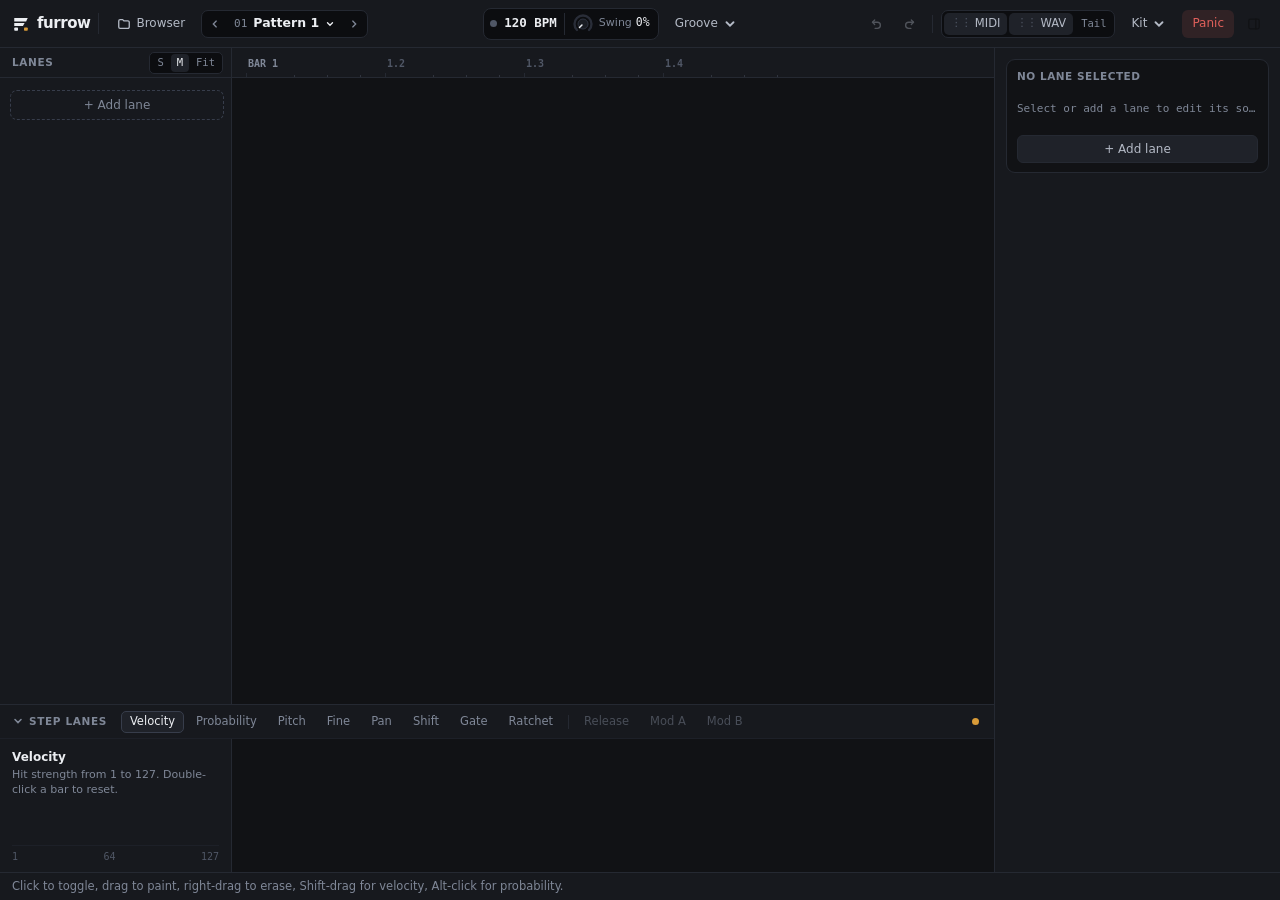
<file: plugin/ui/app/index.html>
<!doctype html>
<html lang="en">
<head>
<meta charset="utf-8">
<meta name="viewport" content="width=device-width,initial-scale=1">
<title>Furrow</title>
<link rel="icon" type="image/svg+xml" href="favicon.svg">
<link rel="stylesheet" href="styles.css">
<script src="app.js" defer></script>
</head>
<body>
<div class="app" id="app">
  <header class="topbar">
    <div class="bar-zone">
      <div class="brand">
        <span class="brand-mark" aria-hidden="true">
          <svg viewBox="0 0 24 24" width="18" height="18" fill="none">
            <path d="M3 4H21L18.8 8.5H3V4Z" fill="#ECEEF2"/>
            <path d="M3 10.5H16.8L14.6 14.8H3V10.5Z" fill="#ECEEF2"/>
            <rect x="3" y="16.8" width="5" height="4.2" rx="1" fill="#ECEEF2"/>
            <rect x="16" y="16.8" width="5" height="4.2" rx="1" fill="#D99B38"/>
          </svg>
        </span>
        <span class="wordmark">furrow</span>
      </div>

      <button class="btn ghost" id="browserToggleBtn" aria-pressed="false" title="Toggle sample library browser (B)">
        <svg viewBox="0 0 16 16" fill="none" stroke="currentColor" stroke-width="1.5" stroke-linecap="round" stroke-linejoin="round" aria-hidden="true">
          <path d="M2 4.5A1.5 1.5 0 0 1 3.5 3h3l1.5 1.5h4.5A1.5 1.5 0 0 1 14 6v5.5a1.5 1.5 0 0 1-1.5 1.5h-9A1.5 1.5 0 0 1 2 11.5v-7Z"/>
        </svg>
        <span class="btn-label">Browser</span>
      </button>

      <div class="pattern-pill" id="patternWrap">
        <button class="pat-nav" id="patPrevBtn" title="Previous pattern" aria-label="Previous pattern">
          <svg viewBox="0 0 12 12" fill="none" stroke="currentColor" stroke-width="1.6" stroke-linecap="round" aria-hidden="true"><path d="M7.5 2.5 4 6l3.5 3.5"/></svg>
        </button>
        <button class="pat-trigger" id="patternBtn" aria-haspopup="dialog" title="Open 256-pattern bank">
          <span class="pat-idx" id="patternIdx">01</span>
          <span class="pat-title" id="patternName">Pattern 1</span>
          <svg viewBox="0 0 12 12" width="10" height="10" fill="none" stroke="currentColor" stroke-width="1.6" stroke-linecap="round" aria-hidden="true"><path d="M3 4.5 6 7.5l3-3"/></svg>
        </button>
        <button class="pat-nav" id="patNextBtn" title="Next pattern" aria-label="Next pattern">
          <svg viewBox="0 0 12 12" fill="none" stroke="currentColor" stroke-width="1.6" stroke-linecap="round" aria-hidden="true"><path d="M4.5 2.5 8 6l-3.5 3.5"/></svg>
        </button>
      </div>
      <span class="queued-chip" id="queuedBadge" hidden></span>
    </div>

    <div class="bar-zone">
      <div class="transport-cluster" id="playPill" title="Transport state, tempo, and global swing">
        <button class="play-btn" id="standalonePlayBtn" hidden aria-pressed="false" title="Play or stop standalone transport (Space)">Play</button>
        <span class="play-dot" id="playDot" aria-hidden="true"></span>
        <span class="bpm-readout" id="bpmText">120 BPM</span>
        <label class="bpm-wrap" id="bpmWrap" hidden title="Drag vertically or type BPM">
          <input class="bpm-input" id="bpmInput" type="number" min="20" max="300" step="1" value="120" aria-label="Standalone BPM">
          <span class="bpm-unit">BPM</span>
        </label>
        <div class="inline-swing" id="globalSwingSlot"></div>
      </div>

      <button class="btn ghost" id="grooveBtn" aria-haspopup="dialog" title="Swing truncate and probability seed">
        <span class="btn-label">Groove</span>
        <svg viewBox="0 0 12 12" width="10" height="10" fill="none" stroke="currentColor" stroke-width="1.6" stroke-linecap="round" aria-hidden="true"><path d="M3 4.5 6 7.5l3-3"/></svg>
      </button>
    </div>

    <div class="bar-zone">
      <button class="btn ghost icon-only" id="undoBtn" data-action="undo" disabled title="Undo (Ctrl+Z)" aria-label="Undo">
        <svg viewBox="0 0 16 16" fill="none" stroke="currentColor" stroke-width="1.5" stroke-linecap="round" stroke-linejoin="round" aria-hidden="true"><path d="M4 6h5.5a3.5 3.5 0 1 1 0 7H7"/><path d="M6.5 3.5 4 6l2.5 2.5"/></svg>
      </button>
      <button class="btn ghost icon-only" id="redoBtn" data-action="redo" disabled title="Redo (Ctrl+Shift+Z)" aria-label="Redo">
        <svg viewBox="0 0 16 16" fill="none" stroke="currentColor" stroke-width="1.5" stroke-linecap="round" stroke-linejoin="round" aria-hidden="true"><path d="M12 6H6.5a3.5 3.5 0 1 0 0 7H9"/><path d="M9.5 3.5 12 6 9.5 8.5"/></svg>
      </button>

      <div class="divider"></div>

      <div class="drag-group" title="Drag onto your DAW timeline">
        <button class="drag-chip" id="dragMidiBtn" title="Drag pattern onto host timeline as MIDI (.mid)"><span class="grip" aria-hidden="true">⋮⋮</span>MIDI</button>
        <button class="drag-chip" id="dragWavBtn" title="Drag pattern onto host timeline as 24-bit WAV"><span class="grip" aria-hidden="true">⋮⋮</span>WAV</button>
        <button class="tail-toggle" id="wavTailBtn" aria-pressed="false" title="Include up to 2 seconds of ringing tail on WAV drag">Tail</button>
      </div>

      <button class="btn ghost" id="fileMenuBtn" aria-haspopup="menu" title="Kits, MIDI export, MIDI import, and sample relink">
        <span class="btn-label">Kit</span>
        <svg viewBox="0 0 12 12" width="10" height="10" fill="none" stroke="currentColor" stroke-width="1.6" stroke-linecap="round" aria-hidden="true"><path d="M3 4.5 6 7.5l3-3"/></svg>
      </button>

      <button class="btn danger" id="panicBtn" data-action="panic" title="Stop all playing voices and send All Notes Off">Panic</button>

      <button class="btn ghost icon-only" id="fullscreenBtn" hidden title="Toggle fullscreen (F11)" aria-label="Toggle fullscreen">
        <svg viewBox="0 0 16 16" fill="none" stroke="currentColor" stroke-width="1.5" stroke-linecap="round" stroke-linejoin="round" aria-hidden="true">
          <path d="M2.5 6V2.5H6M10 2.5h3.5V6M13.5 10v3.5H10M6 13.5H2.5V10"/>
        </svg>
      </button>

      <button class="btn ghost icon-only active" id="inspectorToggleBtn" aria-pressed="true" title="Toggle lane inspector (I)" aria-label="Toggle lane inspector">
        <svg viewBox="0 0 16 16" fill="none" stroke="currentColor" stroke-width="1.5" stroke-linecap="round" stroke-linejoin="round" aria-hidden="true">
          <rect x="2" y="2.5" width="12" height="11" rx="2"/>
          <line x1="10" y1="2.5" x2="10" y2="13.5"/>
        </svg>
      </button>
    </div>
  </header>

  <main class="workspace" id="mainLayout">
    <aside class="browser" id="browserPane" hidden aria-label="Sample browser">
      <div class="pane-header">
        <span class="pane-title">Samples</span>
        <div class="pane-actions">
          <button class="btn mini-btn" id="browserAutoSwapBtn" aria-pressed="false" title="Hot-swap selected lane live with Up/Down arrow keys">Auto-swap</button>
          <button class="btn mini-btn icon-only" id="browserAddFolderBtn" title="Add sample folder" aria-label="Add sample folder">+</button>
        </div>
      </div>
      <div class="browser-body">
        <div class="browser-roots" id="browserRoots"></div>
        <div class="browser-nav">
          <button class="btn mini-btn" id="browserUpBtn" disabled title="Parent folder">..</button>
          <input class="browser-filter" id="browserFilterInput" type="search" placeholder="Filter samples..." aria-label="Filter browser">
        </div>
        <div class="browser-breadcrumb" id="browserBreadcrumb"></div>
        <div class="browser-list" id="browserList" tabindex="0" role="listbox" aria-label="Sample files"></div>
      </div>
    </aside>

    <div class="center-col" id="centerCol">
      <div class="midi-banner" id="midiPreviewBar" hidden></div>

      <section class="rack-wrap" aria-label="Pattern rack">
        <div class="rack-subheader">
          <div class="rack-corner">
            <span class="rack-corner-title">Lanes</span>
            <div class="zoom-pills" id="zoomPills" title="Step cell width">
              <button data-zoom="24">S</button>
              <button data-zoom="30" class="active">M</button>
              <button data-zoom="fit">Fit</button>
            </div>
          </div>
          <div class="ruler-viewport">
            <canvas id="rulerCanvas"></canvas>
          </div>
        </div>
        <div class="rack-body">
          <div class="lane-headers" id="laneHeaders"></div>
          <div class="grid-scroll" id="gridScroll">
            <canvas id="gridCanvas" tabindex="0" aria-label="Step grid"></canvas>
          </div>
        </div>
      </section>

      <section class="editor" aria-label="Step lane editor">
        <div class="editor-bar">
          <button class="editor-toggle" id="editorToggleBtn" aria-expanded="true">
            <svg viewBox="0 0 12 12" fill="none" stroke="currentColor" stroke-width="1.6" stroke-linecap="round" aria-hidden="true"><path d="M3 4.5 6 7.5l3-3"/></svg>
            <span>Step Lanes</span>
          </button>
          <div class="step-tabs" id="stepTabs" role="tablist" aria-orientation="horizontal"></div>
          <span class="editor-lane-tag" id="editorLaneTag">
            <span class="editor-lane-dot" id="editorLaneDot"></span>
            <span id="editorLaneName"></span>
          </span>
        </div>
        <div class="editor-body">
          <div class="editor-axis">
            <div class="axis-info">
              <span class="axis-name" id="axisTitle">Velocity</span>
              <span class="axis-help" id="axisHelp">Drag bars to draw values. Double-click to reset.</span>
            </div>
            <div class="axis-scale" id="axisScale"><span>1</span><span>64</span><span>127</span></div>
          </div>
          <div class="bars-scroll" id="barsScroll">
            <canvas id="barsCanvas" aria-label="Step parameter bars"></canvas>
          </div>
        </div>
      </section>
    </div>

    <aside class="inspector" id="inspectorPane" aria-label="Lane inspector">
      <div class="inspector-scroll" id="inspector"></div>
    </aside>
  </main>

  <footer class="hint">
    <span class="hint-text" id="hintText">Click to toggle, drag to paint, right-drag to erase, Shift-drag for velocity, Alt-click for probability.</span>
    <span class="error-text" id="error" role="alert"></span>
  </footer>
</div>
</body>
</html>
</file>
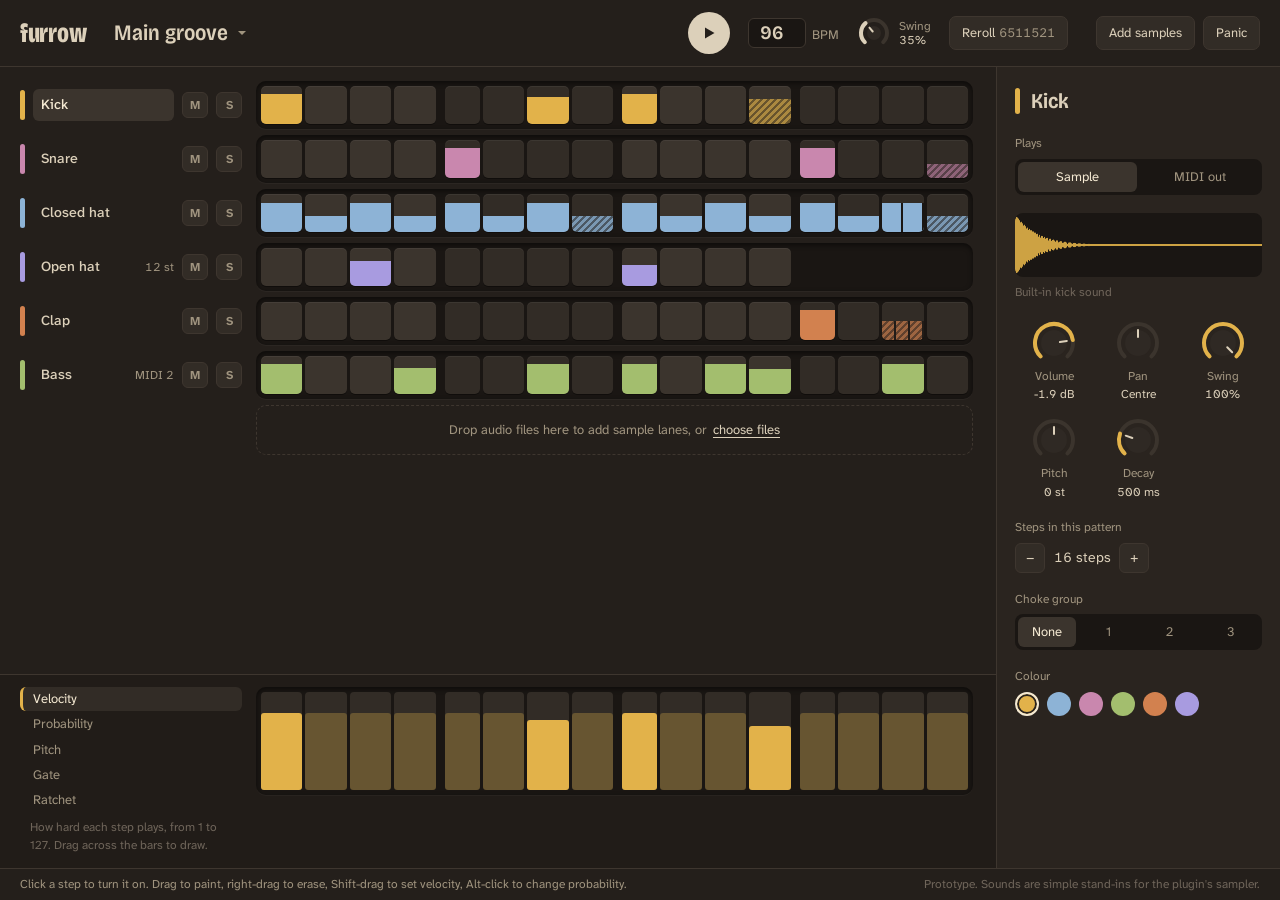
<file: plugin/ui/prototype/index.html>
<!doctype html>
<html lang="en">
<head>
<meta charset="utf-8">
<meta name="viewport" content="width=device-width, initial-scale=1">
<title>Furrow prototype</title>
<link rel="preconnect" href="https://fonts.googleapis.com">
<link rel="preconnect" href="https://fonts.gstatic.com" crossorigin>
<link href="https://fonts.googleapis.com/css2?family=Atkinson+Hyperlegible+Next:wght@400;500;700&family=Bricolage+Grotesque:opsz,wdth,wght@12..96,75..100,400..800&display=swap" rel="stylesheet">
<style>
/* A throwaway design prototype for the plugin UI. See plugin/docs/plugin-spec.md. */
:root {
  --peat: #241F1B;
  --furrow: #1A1613;
  --ridge: #3B342D;
  --ridge-alt: #322C26;
  --panel: #2A241F;
  --line: #3E362F;
  --chaff: #DCD0BA;
  --chaff-dim: #A0947F;
  --chaff-faint: #6F655A;
  --focus: #F4E9D2;
  --head: 236px;
  --inspector: 284px;
  --gap: 3px;
  --group: 6px;
  --ui: "Atkinson Hyperlegible Next", system-ui, sans-serif;
  --display: "Bricolage Grotesque", var(--ui);
  color-scheme: dark;
}
* { box-sizing: border-box; }
html, body { margin: 0; height: 100%; }
body { background: var(--peat); color: var(--chaff); font: 14px/1.4 var(--ui); }
button, input { font: inherit; color: inherit; }
button { cursor: pointer; }
:focus-visible { outline: 2px solid var(--focus); outline-offset: 2px; }

.plugin { display: grid; grid-template-rows: auto minmax(0, 1fr) auto; height: 100vh; min-height: 600px; min-width: 900px; }

/* Top bar */
.topbar { display: flex; align-items: center; gap: 28px; padding: 12px 20px; border-bottom: 1px solid var(--line); }
.wordmark { font: 750 27px/1 var(--display); font-variation-settings: "wdth" 76, "opsz" 48; letter-spacing: -0.01em; color: var(--chaff); }
.pattern { display: flex; align-items: baseline; gap: 12px; min-width: 0; }
.pattern-name { background: none; border: 0; padding: 4px 6px; margin: 0 -6px; border-radius: 6px; font: 600 22px/1.1 var(--display); font-variation-settings: "wdth" 88, "opsz" 32; display: flex; align-items: center; gap: 8px; white-space: nowrap; }
.pattern-name:hover { background: var(--ridge-alt); }
.pattern-name svg { width: 12px; height: 12px; fill: var(--chaff-dim); }
.queued { color: var(--chaff-dim); font-size: 13px; white-space: nowrap; }
.transport { display: flex; align-items: center; gap: 18px; margin-left: auto; }
.play { width: 42px; height: 42px; border-radius: 50%; border: 0; background: var(--chaff); display: grid; place-items: center; }
.play svg { width: 16px; height: 16px; fill: var(--peat); }
.play[aria-pressed="true"] { background: var(--focus); box-shadow: 0 0 0 4px rgba(244, 233, 210, 0.14); }
.bpm { display: flex; align-items: baseline; gap: 6px; color: var(--chaff-dim); font-size: 13px; }
.bpm input { width: 58px; background: var(--furrow); border: 1px solid var(--line); border-radius: 6px; padding: 4px 6px; font: 600 19px/1.1 var(--display); font-variant-numeric: tabular-nums; text-align: right; color: var(--chaff); }
.seed { background: var(--ridge-alt); border: 1px solid var(--line); border-radius: 7px; padding: 7px 12px; font-size: 13px; color: var(--chaff); }
.seed span { color: var(--chaff-dim); font-variant-numeric: tabular-nums; margin-left: 4px; }
.actions { display: flex; gap: 8px; }
.button { background: var(--ridge-alt); border: 1px solid var(--line); border-radius: 7px; padding: 7px 12px; font-size: 13px; }
.button:hover, .seed:hover { background: var(--ridge); }

/* Main area */
.main { display: grid; grid-template-columns: minmax(0, 1fr) var(--inspector); grid-template-rows: minmax(0, 1fr) auto; min-height: 0; }
.rack { grid-column: 1; grid-row: 1; overflow-y: auto; overflow-x: hidden; scrollbar-gutter: stable; padding: 14px 8px 14px 20px; display: flex; flex-direction: column; gap: 6px; }
.row { display: grid; grid-template-columns: var(--head) minmax(0, 1fr); align-items: center; }
.head { display: flex; align-items: center; gap: 8px; padding-right: 14px; min-width: 0; }
.chip { width: 5px; height: 30px; border-radius: 3px; background: var(--lane); flex: none; }
.name { flex: 1; min-width: 0; text-align: left; background: none; border: 0; padding: 6px 8px; border-radius: 6px; white-space: nowrap; overflow: hidden; text-overflow: ellipsis; font-weight: 500; }
.name:hover { background: var(--ridge-alt); }
.row.selected .name { background: var(--ridge); color: var(--focus); }
.badge { font-size: 12px; color: var(--chaff-dim); white-space: nowrap; font-variant-numeric: tabular-nums; }
.ms { width: 26px; height: 26px; flex: none; border-radius: 6px; border: 1px solid var(--line); background: var(--ridge-alt); font-size: 12px; font-weight: 700; color: var(--chaff-dim); padding: 0; }
.ms.m[aria-pressed="true"] { background: var(--chaff-dim); color: var(--peat); border-color: var(--chaff-dim); }
.ms.s[aria-pressed="true"] { background: var(--focus); color: var(--peat); border-color: var(--focus); }

/* The furrow: a carved channel that holds a lane's steps */
.steps, .bars { display: grid; grid-template-columns: repeat(var(--cols), minmax(0, 1fr)); column-gap: var(--gap); background: var(--furrow); padding: 5px; border-radius: 10px; box-shadow: inset 0 2px 5px rgba(0, 0, 0, 0.5), 0 1px 0 rgba(255, 255, 255, 0.03); }
.group { margin-left: var(--group); }
.row.muted .steps { opacity: 0.38; }
.row.silenced .steps { opacity: 0.55; }
.row.muted .name, .row.silenced .name { color: var(--chaff-faint); }

.cell { position: relative; height: 38px; border: 0; padding: 0; border-radius: 5px; background: var(--ridge); overflow: hidden; box-shadow: inset 0 1px 0 rgba(255, 255, 255, 0.05), 0 1px 0 rgba(0, 0, 0, 0.4); touch-action: none; }
.cell.alt { background: var(--ridge-alt); }
.cell:hover { box-shadow: inset 0 0 0 1px rgba(244, 233, 210, 0.25); }
.cell.beyond { visibility: hidden; }
.fill { position: absolute; inset: auto 0 0 0; height: calc(var(--vel, 0.8) * 100%); min-height: 5px; background: var(--lane); opacity: var(--prob, 1); display: none; }
.cell.on .fill { display: block; }
.cell.chance .fill { background-image: repeating-linear-gradient(135deg, transparent 0 3px, rgba(26, 22, 19, 0.5) 3px 5px); }
.cell.ratchet .fill::after { content: ""; position: absolute; inset: 0; background: repeating-linear-gradient(90deg, transparent 0, transparent calc(100% / var(--rat) - 2px), var(--furrow) calc(100% / var(--rat) - 2px), var(--furrow) calc(100% / var(--rat))); }
.cell.now::before { content: ""; position: absolute; inset: 0; z-index: 1; background: rgba(244, 233, 210, 0.13); box-shadow: inset 0 3px 0 var(--focus); }
.cell.hit .fill { animation: hit 220ms ease-out; }
@keyframes hit { from { filter: brightness(1.55) saturate(1.2); } to { filter: none; } }

.drop { margin-left: var(--head); min-height: 50px; border: 1.5px dashed var(--line); border-radius: 10px; display: flex; align-items: center; justify-content: center; gap: 6px; color: var(--chaff-dim); font-size: 13px; }
.drop.over, .plugin.dragging .drop { border-color: var(--chaff); color: var(--chaff); background: rgba(244, 233, 210, 0.04); }
.link { background: none; border: 0; padding: 0; color: var(--chaff); text-decoration: underline; text-underline-offset: 3px; }

/* Step lane editor */
.editor { grid-column: 1; grid-row: 2; display: grid; grid-template-columns: var(--head) minmax(0, 1fr); padding: 12px 8px 14px 20px; border-top: 1px solid var(--line); background: #211C18; }
.editor .bars-wrap { overflow-y: hidden; scrollbar-gutter: stable; }
.tabs { display: flex; flex-direction: column; gap: 1px; padding-right: 14px; }
.tab { text-align: left; background: none; border: 0; padding: 3px 10px; border-radius: 6px; color: var(--chaff-dim); font-size: 13px; border-left: 3px solid transparent; }
.tab:hover { color: var(--chaff); }
.tab[aria-selected="true"] { color: var(--focus); background: var(--ridge-alt); border-left-color: var(--lane); }
.field-help { margin: 6px 10px 0; font-size: 12px; color: var(--chaff-faint); line-height: 1.45; }
.bars { height: 108px; touch-action: none; cursor: ns-resize; }
.bar { position: relative; border-radius: 4px; background: var(--ridge-alt); }
.bar .v { position: absolute; left: 0; right: 0; background: var(--lane); border-radius: 3px; }
.bar.off .v { opacity: 0.3; }
.bar.beyond { visibility: hidden; }
.bar.mid::before { content: ""; position: absolute; left: 0; right: 0; top: 50%; height: 1px; background: var(--line); }

/* Inspector */
.inspector { grid-column: 2; grid-row: 1 / 3; background: var(--panel); border-left: 1px solid var(--line); padding: 18px; overflow-y: auto; display: flex; flex-direction: column; gap: 18px; }
.lane-title { display: flex; align-items: center; gap: 10px; }
.lane-title .chip { height: 26px; }
.lane-title input { flex: 1; min-width: 0; background: none; border: 1px solid transparent; border-radius: 6px; padding: 3px 6px; margin-left: -6px; font: 650 21px/1.15 var(--display); font-variation-settings: "wdth" 88, "opsz" 28; }
.lane-title input:hover, .lane-title input:focus { border-color: var(--line); background: var(--furrow); }
.field { display: flex; flex-direction: column; gap: 7px; }
.field > .label { font-size: 12px; color: var(--chaff-dim); }
.segmented { display: flex; background: var(--furrow); border-radius: 8px; padding: 3px; gap: 3px; }
.segmented button { flex: 1; border: 0; background: none; border-radius: 6px; padding: 6px 4px; font-size: 13px; color: var(--chaff-dim); }
.segmented button[aria-checked="true"] { background: var(--ridge); color: var(--focus); }
.wave { width: 100%; height: 64px; display: block; background: var(--furrow); border-radius: 8px; }
.caption { font-size: 12px; color: var(--chaff-faint); line-height: 1.45; }
.knobs { display: grid; grid-template-columns: repeat(3, 1fr); gap: 14px 6px; }
.knob { display: flex; flex-direction: column; align-items: center; gap: 2px; }
.knob .dial { width: 46px; height: 46px; border-radius: 50%; touch-action: none; cursor: ns-resize; }
.knob svg { width: 46px; height: 46px; display: block; }
.knob .k-label { font-size: 12px; color: var(--chaff-dim); }
.knob output { font-size: 12px; color: var(--chaff); font-variant-numeric: tabular-nums; }
.knob.small { flex-direction: row; gap: 8px; }
.knob.small .dial, .knob.small svg { width: 34px; height: 34px; }
.knob.small .k-text { display: flex; flex-direction: column; line-height: 1.2; }
.stepper { display: flex; align-items: center; gap: 6px; }
.stepper button { width: 30px; height: 30px; border-radius: 6px; border: 1px solid var(--line); background: var(--ridge-alt); padding: 0; }
.stepper output { min-width: 62px; text-align: center; font-variant-numeric: tabular-nums; }
.swatches { display: flex; gap: 8px; }
.swatch { width: 24px; height: 24px; border-radius: 50%; border: 2px solid transparent; background: var(--c); padding: 0; }
.swatch[aria-checked="true"] { border-color: var(--focus); box-shadow: 0 0 0 2px var(--panel) inset; }

/* Hint bar */
.hint { display: flex; justify-content: space-between; gap: 20px; padding: 7px 20px; border-top: 1px solid var(--line); font-size: 12px; color: var(--chaff-dim); min-height: 32px; }
.hint .note { color: var(--chaff-faint); white-space: nowrap; }

/* Menus */
.menu { position: fixed; z-index: 20; min-width: 196px; background: #332C26; border: 1px solid #4A4038; border-radius: 9px; padding: 4px; box-shadow: 0 12px 32px rgba(0, 0, 0, 0.5); }
.menu button { display: flex; justify-content: space-between; gap: 16px; width: 100%; text-align: left; background: none; border: 0; padding: 7px 10px; border-radius: 6px; font-size: 13px; }
.menu button:hover, .menu button:focus { background: #463C34; outline: none; }
.menu button[aria-checked="true"]::after { content: "✓"; color: var(--chaff-dim); }
.menu hr { border: 0; border-top: 1px solid #4A4038; margin: 4px 6px; }
.menu .danger { color: #E8A091; }

@media (prefers-reduced-motion: reduce) {
  .cell.hit .fill { animation: none; }
}
</style>
</head>
<body>
<div class="plugin" id="plugin">
  <header class="topbar">
    <div class="wordmark">furrow</div>
    <div class="pattern">
      <button class="pattern-name" id="patternBtn" aria-haspopup="menu" data-hint="Choose, add or clone a pattern. While playing, the switch waits for the next bar."><span id="patternName"></span><svg viewBox="0 0 12 12" aria-hidden="true"><path d="M2 4l4 4 4-4z"/></svg></button>
      <span class="queued" id="queued" hidden></span>
    </div>
    <div class="transport">
      <button class="play" id="play" aria-pressed="false" aria-label="Play" data-hint="Play or stop. Space does the same."></button>
      <label class="bpm" data-hint="Tempo in beats per minute. In the plugin, this follows the host."><input id="bpm" name="bpm" type="number" min="40" max="240" step="1" aria-label="Tempo"><span>BPM</span></label>
      <div id="swingSlot"></div>
      <button class="seed" id="seed" data-hint="Reroll the seed. Steps under 100% probability play a new way, and the result repeats until you reroll.">Reroll<span id="seedVal"></span></button>
    </div>
    <div class="actions">
      <button class="button" id="addFiles" data-hint="Add one sample lane for each audio file you choose.">Add samples</button>
      <button class="button" id="panic" data-hint="Stop every sound that is playing now.">Panic</button>
    </div>
    <input type="file" id="fileInput" accept="audio/*" multiple hidden>
  </header>
  <div class="main">
    <section class="rack" id="rack" aria-label="Lanes and steps"></section>
    <section class="editor" id="editor" aria-label="Step lane editor"></section>
    <aside class="inspector" id="inspector" aria-label="Selected lane"></aside>
  </div>
  <footer class="hint"><span id="hintText"></span><span class="note">Prototype. Sounds are simple stand-ins for the plugin's sampler.</span></footer>
</div>
<script>
"use strict";

const MAX_STEPS = 32;
const MAX_LANES = 64;
const COLORS = { wheat: "#E2B24A", flax: "#8DB3D6", clover: "#C987AE", barley: "#A3BE6E", rust: "#D2814F", linseed: "#A89BE0" };
const COLOR_ORDER = Object.keys(COLORS);
const FIELDS = {
  vel: { label: "Velocity", min: 1, max: 127, step: 1, fmt: (v) => String(v), help: "How hard each step plays, from 1 to 127. Drag across the bars to draw." },
  prob: { label: "Probability", min: 0, max: 100, step: 1, fmt: (v) => v + "%", help: "The chance each step plays. The seed makes the result repeat until you reroll." },
  pitch: { label: "Pitch", min: -24, max: 24, step: 1, bipolar: true, fmt: (v) => (v > 0 ? "+" : "") + v + " st", help: "Semitones above or below the lane's pitch." },
  gate: { label: "Gate", min: 0.05, max: 4, step: 0.05, fmt: (v) => v.toFixed(2) + " steps", help: "How long each note holds, in steps." },
  ratchet: { label: "Ratchet", min: 1, max: 8, step: 1, fmt: (v) => "×" + v, help: "Repeats the hit inside the step's gate." },
};
const FIELD_ORDER = ["vel", "prob", "pitch", "gate", "ratchet"];
const PROB_CYCLE = [100, 75, 50, 25];
const NOTE_NAMES = ["C", "C♯", "D", "D♯", "E", "F", "F♯", "G", "G♯", "A", "A♯", "B"];
const HINTS = {
  default: "Click a step to turn it on. Drag to paint, right-drag to erase, Shift-drag to set velocity, Alt-click to change probability.",
  cell: "Click to turn a step on or off. Drag to paint, right-drag to erase. Shift-drag sets velocity. Alt-click changes probability.",
  name: "Click to select. Double-click to hear it. Right-click for lane tools.",
  mute: "Mute this lane.",
  solo: "Solo this lane. Lanes that are not soloed go quiet.",
  knob: "Drag up or down. Hold Shift for fine control. Double-click to reset.",
};

// The shared probability hash from Furrow-Spec-and-Architecture.md. Matches the spec's test vectors.
const HM = 67108859, HA = 40503817, HB = 60251237, HC = 9301841;
function roll(seed, patternKey, laneKey, step) {
  let h = 0;
  for (const x of [seed, patternKey, laneKey, step % HM]) {
    h = (h + x + 1) % HM;
    h = (h * HA) % HM;
    h = (h * h + HC) % HM;
    h = (h * HB) % HM;
  }
  return (h * h + HC) % HM;
}
function plays(prob, seed, patternKey, laneKey, step) {
  if (prob >= 100) return true;
  if (prob <= 0) return false;
  return roll(seed, patternKey, laneKey, step) * 100 < prob * HM;
}

const clamp = (v, lo, hi) => Math.min(hi, Math.max(lo, v));
const snap = (v, step) => Math.round(v / step) * step;
const randKey = () => Math.floor(Math.random() * 16777216);
let nextId = 1;
const uid = (prefix) => prefix + nextId++;
const noteName = (n) => NOTE_NAMES[n % 12] + (Math.floor(n / 12) - 1);

function h(tag, props, ...children) {
  const el = document.createElement(tag);
  for (const [key, value] of Object.entries(props || {})) {
    if (value === undefined || value === null) continue;
    // ARIA states need the literal strings "true" and "false"; other booleans are presence flags.
    if (key.startsWith("aria-") && typeof value === "boolean") el.setAttribute(key, String(value));
    else if (value === false) continue;
    else if (key === "class") el.className = value;
    else if (key === "style") el.style.cssText = value;
    else if (key.startsWith("on")) el.addEventListener(key.slice(2), value);
    else el.setAttribute(key, value === true ? "" : value);
  }
  for (const child of children.flat()) if (child !== null && child !== undefined && child !== false) el.append(child);
  return el;
}

// ---------- State ----------

const state = {
  lanes: [],
  patterns: [],
  current: 0,
  queued: null,
  selected: null,
  tab: "vel",
  bpm: 96,
  swing: 0.35,
  seed: randKey(),
  playing: false,
};
const buffers = new Map(); // lane id -> decoded AudioBuffer, kept out of undo snapshots

const newStep = () => ({ on: false, vel: 100, prob: 100, pitch: 0, gate: 0.5, ratchet: 1 });

function makeLane(props) {
  return Object.assign({
    id: uid("lane"), name: "Lane", color: "wheat", target: "sample", voice: "kick",
    note: 36, channel: 1, mute: false, solo: false, vol: 0.8, pan: 0, swing: 1,
    pitch: 0, decay: 0.5, choke: 0, probKey: randKey(),
  }, props);
}
function makePattern(name) {
  return { id: uid("pat"), name, lengths: {}, steps: {} };
}
function ensureLane(pattern, lane, length = 16) {
  if (!pattern.steps[lane.id]) {
    pattern.steps[lane.id] = Array.from({ length: MAX_STEPS }, newStep);
    pattern.lengths[lane.id] = length;
  }
}
const pattern = () => state.patterns[state.current];
const laneById = (id) => state.lanes.find((l) => l.id === id);
const selectedLane = () => laneById(state.selected);
const stepsOf = (lane) => pattern().steps[lane.id];
const lengthOf = (lane) => pattern().lengths[lane.id];

function seedDemo() {
  const kick = makeLane({ name: "Kick", color: "wheat", voice: "kick", decay: 0.5 });
  const snare = makeLane({ name: "Snare", color: "clover", voice: "snare", decay: 0.2 });
  const hat = makeLane({ name: "Closed hat", color: "flax", voice: "hat", decay: 0.05, choke: 1, vol: 0.62 });
  const ohat = makeLane({ name: "Open hat", color: "linseed", voice: "ohat", decay: 0.42, choke: 1, vol: 0.55 });
  const clap = makeLane({ name: "Clap", color: "rust", voice: "clap", decay: 0.28, vol: 0.7 });
  const bass = makeLane({ name: "Bass", color: "barley", target: "midi", voice: "synth", channel: 2, note: 36, decay: 0.22, vol: 0.7 });
  state.lanes = [kick, snare, hat, ohat, clap, bass];

  const hits = (pat, lane, list) => {
    for (const item of list) {
      const [i, mods] = Array.isArray(item) ? item : [item, {}];
      Object.assign(pat.steps[lane.id][i], { on: true }, mods);
    }
  };
  const main = makePattern("Main groove");
  const fill = makePattern("Fill");
  const breakdown = makePattern("Breakdown");
  for (const pat of [main, fill, breakdown]) for (const lane of state.lanes) ensureLane(pat, lane);

  main.lengths[ohat.id] = 12;
  hits(main, kick, [0, [6, { vel: 92 }], 8, [11, { vel: 84, prob: 50 }]]);
  hits(main, snare, [4, 12, [15, { vel: 48, prob: 40 }]]);
  hits(main, hat, Array.from({ length: 16 }, (_, i) => [i, { vel: i % 2 ? 54 : 98, prob: i === 7 || i === 15 ? 70 : 100, ratchet: i === 14 ? 2 : 1 }]));
  hits(main, ohat, [[2, { vel: 82 }], [8, { vel: 70 }]]);
  hits(main, clap, [12, [14, { vel: 62, ratchet: 3, prob: 50, gate: 0.75 }]]);
  hits(main, bass, [[0, { gate: 1.5 }], [3, { gate: 0.5, vel: 88 }], [6, { pitch: 3, gate: 0.8 }], [8, { gate: 1 }], [10, { pitch: 7, gate: 0.5 }], [11, { pitch: 5, gate: 0.5, vel: 84 }], [14, { pitch: -2, gate: 1 }]]);

  hits(fill, kick, [0, 8]);
  hits(fill, snare, Array.from({ length: 16 }, (_, i) => [i, { vel: Math.round(40 + i * 5.8), ratchet: i >= 12 ? 2 : 1 }]));
  hits(fill, clap, [[15, { ratchet: 4, gate: 1 }]]);
  hits(fill, bass, [[0, { gate: 2 }], [8, { pitch: -2, gate: 2 }]]);

  hits(breakdown, kick, [0]);
  hits(breakdown, hat, [0, 2, 4, 6, 8, 10, 12, 14].map((i) => [i, { vel: 50, prob: 80 }]));
  breakdown.lengths[ohat.id] = 12;
  hits(breakdown, ohat, [[6, { vel: 64 }]]);
  hits(breakdown, bass, [[0, { gate: 4 }], [8, { pitch: -2, gate: 4 }]]);

  state.patterns = [main, fill, breakdown];
  state.selected = kick.id;
}

// ---------- Undo ----------

const undoStack = [];
const redoStack = [];
const snapshot = () => JSON.stringify({ lanes: state.lanes, patterns: state.patterns, current: state.current, selected: state.selected });
function pushUndo() {
  undoStack.push(snapshot());
  if (undoStack.length > 200) undoStack.shift();
  redoStack.length = 0;
}
function restore(from, to) {
  if (!from.length) return;
  to.push(snapshot());
  const data = JSON.parse(from.pop());
  state.lanes = data.lanes;
  state.patterns = data.patterns;
  state.current = data.current;
  state.selected = laneById(data.selected) ? data.selected : state.lanes[0]?.id ?? null;
  renderAll();
}

// ---------- Audio ----------

let ctx = null;
let master = null;
const laneNodes = new Map(); // lane id -> { gain, pan, voice }
const noiseCache = new WeakMap();

function ensureAudio() {
  if (!ctx) {
    ctx = new AudioContext();
    const comp = ctx.createDynamicsCompressor();
    comp.threshold.value = -12;
    comp.ratio.value = 4;
    master = ctx.createGain();
    master.gain.value = 0.8;
    master.connect(comp).connect(ctx.destination);
  }
  if (ctx.state === "suspended") ctx.resume();
  return ctx;
}
function noiseSource(c) {
  let buffer = noiseCache.get(c);
  if (!buffer) {
    buffer = c.createBuffer(1, c.sampleRate * 2, c.sampleRate);
    const data = buffer.getChannelData(0);
    for (let i = 0; i < data.length; i++) data[i] = Math.random() * 2 - 1;
    noiseCache.set(c, buffer);
  }
  const src = c.createBufferSource();
  src.buffer = buffer;
  return src;
}
const volumeGain = (v) => v * v * 1.25;
function laneOut(lane) {
  let node = laneNodes.get(lane.id);
  if (!node) {
    const gain = ctx.createGain();
    const pan = ctx.createStereoPanner();
    gain.connect(pan).connect(master);
    node = { gain, pan, voice: null };
    laneNodes.set(lane.id, node);
  }
  node.gain.gain.value = volumeGain(lane.vol);
  node.pan.pan.value = lane.pan;
  return node;
}

// Builds one hit on context c. Works on an OfflineAudioContext too, which draws the waveform.
function voice(c, dest, lane, t, vel, pitch, dur) {
  const amp = vel / 127;
  const choke = c.createGain();
  choke.connect(dest);
  const sources = [];
  const run = (src, until) => { src.start(t); src.stop(until); sources.push(src); };
  const env = (peak, decay, attack = 0.002) => {
    const g = c.createGain();
    g.gain.setValueAtTime(0.0001, t);
    g.gain.exponentialRampToValueAtTime(Math.max(peak, 0.0002), t + attack);
    g.gain.exponentialRampToValueAtTime(0.0001, t + attack + decay);
    g.connect(choke);
    return g;
  };
  const rate = Math.pow(2, (lane.pitch + pitch) / 12);
  const kind = lane.target === "midi" ? "synth" : lane.voice;
  if (kind === "kick") {
    const osc = c.createOscillator();
    osc.frequency.setValueAtTime(160 * rate, t);
    osc.frequency.exponentialRampToValueAtTime(42 * rate, t + 0.13);
    osc.connect(env(amp, lane.decay));
    run(osc, t + lane.decay + 0.05);
  } else if (kind === "snare") {
    const n = noiseSource(c);
    const hp = c.createBiquadFilter();
    hp.type = "highpass";
    hp.frequency.value = 1100 * rate;
    n.connect(hp).connect(env(amp * 0.8, lane.decay));
    run(n, t + lane.decay + 0.05);
    const osc = c.createOscillator();
    osc.type = "triangle";
    osc.frequency.setValueAtTime(200 * rate, t);
    osc.frequency.exponentialRampToValueAtTime(150 * rate, t + 0.08);
    osc.connect(env(amp * 0.6, 0.09));
    run(osc, t + 0.15);
  } else if (kind === "hat" || kind === "ohat") {
    const n = noiseSource(c);
    const hp = c.createBiquadFilter();
    hp.type = "highpass";
    hp.frequency.value = 7200 * rate;
    const shine = c.createBiquadFilter();
    shine.type = "peaking";
    shine.frequency.value = 10000;
    shine.gain.value = 6;
    n.connect(hp).connect(shine).connect(env(amp * 0.55, lane.decay));
    run(n, t + lane.decay + 0.05);
  } else if (kind === "clap") {
    const n = noiseSource(c);
    const bp = c.createBiquadFilter();
    bp.type = "bandpass";
    bp.frequency.value = 1500 * rate;
    bp.Q.value = 0.9;
    const g = c.createGain();
    g.gain.setValueAtTime(0.0001, t);
    for (const d of [0, 0.011, 0.022]) {
      g.gain.setValueAtTime(amp, t + d);
      g.gain.exponentialRampToValueAtTime(amp * 0.2, t + d + 0.009);
    }
    g.gain.setValueAtTime(amp, t + 0.033);
    g.gain.exponentialRampToValueAtTime(0.0001, t + 0.033 + lane.decay);
    g.connect(choke);
    n.connect(bp).connect(g);
    run(n, t + 0.04 + lane.decay);
  } else if (kind === "synth") {
    const hold = Math.max(dur, 0.012);
    const osc = c.createOscillator();
    osc.type = "sawtooth";
    osc.frequency.value = 440 * Math.pow(2, (lane.note + lane.pitch + pitch - 69) / 12);
    const lp = c.createBiquadFilter();
    lp.type = "lowpass";
    lp.Q.value = 7;
    lp.frequency.setValueAtTime(2400, t);
    lp.frequency.exponentialRampToValueAtTime(320, t + Math.max(0.05, lane.decay));
    const g = c.createGain();
    g.gain.setValueAtTime(0.0001, t);
    g.gain.exponentialRampToValueAtTime(amp * 0.5, t + 0.005);
    g.gain.setValueAtTime(amp * 0.5, t + hold);
    g.gain.exponentialRampToValueAtTime(0.0001, t + hold + 0.06);
    osc.connect(lp).connect(g).connect(choke);
    run(osc, t + hold + 0.08);
  } else if (kind === "sample") {
    const buffer = buffers.get(lane.id);
    if (buffer) {
      const src = c.createBufferSource();
      src.buffer = buffer;
      src.playbackRate.value = rate;
      const len = Math.min(buffer.duration / rate, lane.decay);
      const g = c.createGain();
      g.gain.setValueAtTime(amp, t);
      g.gain.setValueAtTime(amp, t + Math.max(0, len - 0.03));
      g.gain.linearRampToValueAtTime(0, t + len);
      src.connect(g).connect(choke);
      run(src, t + len + 0.01);
    }
  }
  return {
    stop(at) {
      choke.gain.setValueAtTime(1, at);
      choke.gain.linearRampToValueAtTime(0, at + 0.006);
      for (const src of sources) {
        try { src.stop(at + 0.01); } catch (e) { /* already ended */ }
      }
    },
  };
}

// One held note per lane, as the shared spec requires, plus choke groups.
function hit(lane, t, vel, pitch, dur) {
  const out = laneOut(lane);
  if (out.voice) out.voice.stop(t);
  if (lane.choke) {
    for (const other of state.lanes) {
      if (other === lane || other.choke !== lane.choke) continue;
      const node = laneNodes.get(other.id);
      if (node && node.voice) { node.voice.stop(t); node.voice = null; }
    }
  }
  out.voice = voice(ctx, out.gain, lane, t, vel, pitch, dur);
}
function audition(lane) {
  ensureAudio();
  hit(lane, ctx.currentTime + 0.005, 104, 0, 0.3);
}
function panic() {
  if (!ctx) return;
  for (const node of laneNodes.values()) {
    if (node.voice) { node.voice.stop(ctx.currentTime); node.voice = null; }
  }
}

// ---------- Scheduler ----------
// A lookahead scheduler stands in for the engine. Phase counts from the pattern origin,
// so lanes of different lengths drift against each other as they would in Furrow.

let timer = null;
let nextTime = 0;
let stepIndex = 0;
let origin = 0;
const visual = [];
const stepSeconds = () => 60 / state.bpm / 4;

function start() {
  ensureAudio();
  state.playing = true;
  stepIndex = 0;
  origin = 0;
  nextTime = ctx.currentTime + 0.06;
  tick();
  timer = setInterval(tick, 25);
  renderTop();
}
function stop() {
  state.playing = false;
  clearInterval(timer);
  panic();
  visual.length = 0;
  clearPlayhead();
  if (state.queued !== null) {
    state.current = state.queued;
    state.queued = null;
    renderAll();
  }
  renderTop();
}
function tick() {
  const sd = stepSeconds();
  while (nextTime < ctx.currentTime + 0.12) {
    scheduleStep(stepIndex, nextTime, sd);
    nextTime += sd;
    stepIndex++;
  }
}
function scheduleStep(n, t, sd) {
  if (n % 16 === 0 && state.queued !== null) {
    state.current = state.queued;
    state.queued = null;
    origin = n;
    visual.push({ time: t, switched: true });
  }
  const pat = pattern();
  const anySolo = state.lanes.some((l) => l.solo && !l.mute);
  const logical = n - origin;
  const positions = {};
  const fired = [];
  for (const lane of state.lanes) {
    const pos = logical % pat.lengths[lane.id];
    positions[lane.id] = pos;
    if (lane.mute || (anySolo && !lane.solo)) continue;
    const st = pat.steps[lane.id][pos];
    if (!st.on || !plays(st.prob, state.seed, state.current, lane.probKey, n)) continue;
    const swung = logical % 2 === 1 ? state.swing * lane.swing * sd / 3 : 0;
    const each = st.gate * sd / st.ratchet;
    for (let k = 0; k < st.ratchet; k++) hit(lane, t + swung + k * each, st.vel, st.pitch, each);
    fired.push(lane.id);
  }
  visual.push({ time: t, positions, fired });
}

// ---------- Rendering ----------

const $ = (id) => document.getElementById(id);
const rackEl = $("rack");
const editorEl = $("editor");
const inspectorEl = $("inspector");
const reducedMotion = matchMedia("(prefers-reduced-motion: reduce)");
let cells = {}; // lane id -> array of cell buttons
let nowCells = [];
let focus = { lane: null, step: 0 };

function gridColumns() {
  const longest = Math.max(16, ...state.lanes.map((l) => lengthOf(l)));
  return Math.min(MAX_STEPS, Math.ceil(longest / 4) * 4);
}
function laneStyle(lane) {
  return `--lane:${COLORS[lane.color]}`;
}

function renderAll() {
  renderTop();
  renderRack();
  renderInspector();
  renderEditor();
}

function renderTop() {
  $("patternName").textContent = pattern().name;
  const queued = $("queued");
  queued.hidden = state.queued === null;
  if (state.queued !== null) queued.textContent = `Switches to ${state.patterns[state.queued].name} at the next bar`;
  const play = $("play");
  play.setAttribute("aria-pressed", state.playing);
  play.setAttribute("aria-label", state.playing ? "Stop" : "Play");
  play.innerHTML = state.playing
    ? '<svg viewBox="0 0 16 16" aria-hidden="true"><rect x="3" y="3" width="10" height="10" rx="1.5"/></svg>'
    : '<svg viewBox="0 0 16 16" aria-hidden="true"><path d="M4 2.5v11l9.5-5.5z"/></svg>';
  if (document.activeElement !== $("bpm")) $("bpm").value = state.bpm;
  $("seedVal").textContent = state.seed;
}

// The rack is rebuilt on structural changes. This finds the focused control again afterwards,
// so keyboard users keep their place through undo, mute and solo.
function focusedRackControl() {
  const active = document.activeElement;
  if (!active || !rackEl.contains(active)) return null;
  const lane = active.closest("[data-lane]")?.dataset.lane;
  if (active.classList.contains("cell")) return `.row[data-lane="${lane}"] .cell[data-step="${active.dataset.step}"]`;
  for (const kind of ["name", "m", "s"]) {
    if (active.classList.contains(kind)) return `.row[data-lane="${lane}"] .${kind}`;
  }
  return null;
}

function renderRack() {
  const refocus = focusedRackControl();
  const cols = gridColumns();
  document.documentElement.style.setProperty("--cols", cols);
  const anySolo = state.lanes.some((l) => l.solo && !l.mute);
  cells = {};
  nowCells = [];
  if (!laneById(focus.lane)) focus = { lane: state.lanes[0]?.id ?? null, step: 0 };
  const rows = state.lanes.map((lane) => {
    const len = lengthOf(lane);
    const laneCells = [];
    for (let i = 0; i < cols; i++) {
      const cell = h("button", {
        class: "cell" + (Math.floor(i / 4) % 2 ? " alt" : "") + (i && i % 4 === 0 ? " group" : ""),
        "data-lane": lane.id, "data-step": i, "data-hint": HINTS.cell,
        tabindex: focus.lane === lane.id && focus.step === i ? 0 : -1,
      }, h("span", { class: "fill" }));
      paintCell(cell, lane, i, len);
      laneCells.push(cell);
    }
    cells[lane.id] = laneCells;
    const badge = [];
    if (len !== 16) badge.push(`${len}`);
    return h("div", {
      class: "row" + (lane.id === state.selected ? " selected" : "") + (lane.mute ? " muted" : "") + (!lane.mute && anySolo && !lane.solo ? " silenced" : ""),
      style: laneStyle(lane), "data-lane": lane.id,
    },
      h("div", { class: "head" },
        h("span", { class: "chip" }),
        h("button", { class: "name", "data-hint": HINTS.name, title: lane.name }, lane.name),
        lane.target === "midi" ? h("span", { class: "badge", title: `MIDI out on channel ${lane.channel}` }, `MIDI ${lane.channel}`) : null,
        len !== 16 ? h("span", { class: "badge", title: `${len} steps` }, `${len} st`) : null,
        h("button", { class: "ms m", "aria-pressed": lane.mute, "aria-label": `Mute ${lane.name}`, "data-hint": HINTS.mute }, "M"),
        h("button", { class: "ms s", "aria-pressed": lane.solo, "aria-label": `Solo ${lane.name}`, "data-hint": HINTS.solo }, "S"),
      ),
      h("div", { class: "steps", role: "group", "aria-label": `${lane.name} steps` }, laneCells),
    );
  });
  const drop = h("div", { class: "drop", id: "drop" },
    "Drop audio files here to add sample lanes, or",
    h("button", { class: "link", onclick: () => $("fileInput").click() }, "choose files"));
  rackEl.replaceChildren(...rows, drop);
  if (refocus) rackEl.querySelector(refocus)?.focus();
}

function paintCell(cell, lane, i, len = lengthOf(lane)) {
  const st = stepsOf(lane)[i];
  cell.classList.toggle("beyond", i >= len);
  cell.classList.toggle("on", st.on);
  cell.classList.toggle("chance", st.on && st.prob < 100);
  cell.classList.toggle("ratchet", st.on && st.ratchet > 1);
  cell.style.setProperty("--vel", (st.vel / 127).toFixed(3));
  cell.style.setProperty("--prob", (0.35 + 0.65 * st.prob / 100).toFixed(3));
  cell.style.setProperty("--rat", st.ratchet);
  cell.setAttribute("aria-pressed", st.on);
  const extra = st.on ? `, velocity ${st.vel}` + (st.prob < 100 ? `, ${st.prob}% chance` : "") + (st.ratchet > 1 ? `, ratchet ${st.ratchet}` : "") : "";
  cell.setAttribute("aria-label", `${lane.name} step ${i + 1}${extra}`);
}
function refreshCell(lane, i) {
  const cell = cells[lane.id]?.[i];
  if (cell) paintCell(cell, lane, i);
}

function clearPlayhead() {
  for (const cell of nowCells) cell.classList.remove("now");
  nowCells = [];
}
function showVisual(v) {
  if (v.switched) { renderAll(); return; }
  clearPlayhead();
  for (const [id, pos] of Object.entries(v.positions)) {
    const cell = cells[id]?.[pos];
    if (cell) { cell.classList.add("now"); nowCells.push(cell); }
  }
  if (reducedMotion.matches) return;
  for (const id of v.fired) {
    const cell = cells[id]?.[v.positions[id]];
    if (!cell) continue;
    cell.classList.remove("hit");
    void cell.offsetWidth;
    cell.classList.add("hit");
  }
}
function frame() {
  if (ctx && state.playing) {
    while (visual.length && visual[0].time <= ctx.currentTime) showVisual(visual.shift());
  }
  requestAnimationFrame(frame);
}

// ---------- Step lane editor ----------

function renderEditor() {
  const lane = selectedLane();
  const field = FIELDS[state.tab];
  const tabs = h("div", { class: "tabs", role: "tablist", "aria-orientation": "vertical", "aria-label": "Step lanes" },
    FIELD_ORDER.map((key) => h("button", {
      class: "tab", role: "tab", "aria-selected": key === state.tab, tabindex: key === state.tab ? 0 : -1,
      onclick: () => { state.tab = key; renderEditor(); editorEl.querySelector('[aria-selected="true"]').focus(); },
      onkeydown: (e) => {
        const dir = e.key === "ArrowDown" ? 1 : e.key === "ArrowUp" ? -1 : 0;
        if (!dir) return;
        e.preventDefault();
        state.tab = FIELD_ORDER[(FIELD_ORDER.indexOf(state.tab) + dir + FIELD_ORDER.length) % FIELD_ORDER.length];
        renderEditor();
        editorEl.querySelector('[aria-selected="true"]').focus();
      },
    }, FIELDS[key].label)),
    h("p", { class: "field-help" }, field.help));
  if (!lane) {
    editorEl.replaceChildren(tabs, h("div", { class: "caption" }, "Add a lane to edit its steps."));
    return;
  }
  const cols = gridColumns();
  const len = lengthOf(lane);
  const bars = [];
  for (let i = 0; i < cols; i++) {
    const bar = h("div", {
      class: "bar" + (field.bipolar ? " mid" : "") + (i && i % 4 === 0 ? " group" : "") + (i >= len ? " beyond" : ""),
      "data-step": i,
    }, h("span", { class: "v" }));
    bars.push(bar);
    paintBar(bar, lane, i);
  }
  const barsEl = h("div", { class: "bars", style: laneStyle(lane), role: "group", "aria-label": `${field.label} for ${lane.name}`, "data-hint": field.help }, bars);
  editorEl.replaceChildren(tabs, h("div", { class: "bars-wrap" }, barsEl));
  editorEl.style.cssText = laneStyle(lane);
  barsEl.addEventListener("pointerdown", (e) => {
    pushUndo();
    barsEl.setPointerCapture(e.pointerId);
    drawBar(e, lane, barsEl);
    const move = (ev) => drawBar(ev, lane, barsEl);
    const up = () => { barsEl.removeEventListener("pointermove", move); barsEl.removeEventListener("pointerup", up); barsEl.removeEventListener("pointercancel", up); };
    barsEl.addEventListener("pointermove", move);
    barsEl.addEventListener("pointerup", up);
    barsEl.addEventListener("pointercancel", up);
  });
}
function paintBar(bar, lane, i) {
  const field = FIELDS[state.tab];
  const st = stepsOf(lane)[i];
  const value = st[state.tab];
  const v = bar.firstChild;
  bar.classList.toggle("off", !st.on);
  if (field.bipolar) {
    const f = Math.abs(value) / field.max;
    v.style.height = `${f * 50}%`;
    v.style.bottom = value >= 0 ? "50%" : "auto";
    v.style.top = value >= 0 ? "auto" : "50%";
  } else {
    const f = (value - field.min) / (field.max - field.min);
    v.style.height = `${Math.max(3, f * 100)}%`;
    v.style.bottom = "0";
    v.style.top = "auto";
  }
  bar.title = `Step ${i + 1}: ${field.fmt(value)}`;
}
function drawBar(e, lane, barsEl) {
  const bars = barsEl.children;
  const len = lengthOf(lane);
  let index = -1;
  for (let i = 0; i < Math.min(bars.length, len); i++) {
    const r = bars[i].getBoundingClientRect();
    if (e.clientX >= r.left - 2 && e.clientX <= r.right + 2) { index = i; break; }
  }
  if (index < 0) return;
  const field = FIELDS[state.tab];
  const r = bars[index].getBoundingClientRect();
  const f = clamp(1 - (e.clientY - r.top) / r.height, 0, 1);
  const value = +clamp(snap(field.min + f * (field.max - field.min), field.step), field.min, field.max).toFixed(2);
  stepsOf(lane)[index][state.tab] = value;
  paintBar(bars[index], lane, index);
  refreshCell(lane, index);
  setHint(`Step ${index + 1}: ${field.label.toLowerCase()} ${field.fmt(value)}`);
}

// ---------- Knobs ----------

function knob(o) {
  const size = o.small ? 34 : 46;
  const c = size / 2;
  const r = c - 4;
  const ns = "http://www.w3.org/2000/svg";
  const svg = document.createElementNS(ns, "svg");
  svg.setAttribute("viewBox", `0 0 ${size} ${size}`);
  svg.setAttribute("aria-hidden", "true");
  const path = (stroke, width) => {
    const p = document.createElementNS(ns, "path");
    p.setAttribute("fill", "none");
    p.setAttribute("stroke", stroke);
    p.setAttribute("stroke-width", width);
    p.setAttribute("stroke-linecap", "round");
    svg.append(p);
    return p;
  };
  const point = (deg, radius) => {
    const a = deg * Math.PI / 180;
    return [c + radius * Math.sin(a), c - radius * Math.cos(a)];
  };
  const arc = (a0, a1) => {
    if (a1 < a0) [a0, a1] = [a1, a0];
    if (a1 - a0 < 0.5) return "";
    const [x0, y0] = point(a0, r);
    const [x1, y1] = point(a1, r);
    return `M${x0} ${y0} A${r} ${r} 0 ${a1 - a0 > 180 ? 1 : 0} 1 ${x1} ${y1}`;
  };
  path("var(--ridge)", 4).setAttribute("d", arc(-135, 135));
  const valueArc = path(o.color || "var(--lane)", 4);
  const cap = document.createElementNS(ns, "circle");
  cap.setAttribute("cx", c);
  cap.setAttribute("cy", c);
  cap.setAttribute("r", r - 6);
  cap.setAttribute("fill", "#2F2924");
  svg.append(cap);
  const needle = path("var(--chaff)", 2);

  const dial = h("div", { class: "dial", role: "slider", tabindex: 0, "aria-label": o.label, "aria-valuemin": o.min, "aria-valuemax": o.max, "data-hint": HINTS.knob });
  dial.append(svg);
  const out = h("output", {});
  let value = o.value;
  const draw = () => {
    const f = (value - o.min) / (o.max - o.min);
    const angle = -135 + 270 * f;
    valueArc.setAttribute("d", arc(o.bipolar ? 0 : -135, angle));
    const [x0, y0] = point(angle, r - 13 > 2 ? r - 13 : 2);
    const [x1, y1] = point(angle, r - 6);
    needle.setAttribute("d", `M${x0} ${y0} L${x1} ${y1}`);
    out.textContent = o.fmt(value);
    dial.setAttribute("aria-valuenow", value);
    dial.setAttribute("aria-valuetext", o.fmt(value));
  };
  const set = (v) => {
    v = +clamp(snap(v, o.step), o.min, o.max).toFixed(4);
    if (v === value) return;
    value = v;
    draw();
    o.onChange(value);
  };
  dial.addEventListener("pointerdown", (e) => {
    e.preventDefault();
    dial.focus();
    pushUndo();
    dial.setPointerCapture(e.pointerId);
    let lastY = e.clientY;
    let exact = value;
    const move = (ev) => {
      exact += (lastY - ev.clientY) / (ev.shiftKey ? 600 : 150) * (o.max - o.min);
      exact = clamp(exact, o.min, o.max);
      lastY = ev.clientY;
      set(exact);
    };
    const up = () => { dial.removeEventListener("pointermove", move); dial.removeEventListener("pointerup", up); };
    dial.addEventListener("pointermove", move);
    dial.addEventListener("pointerup", up);
  });
  dial.addEventListener("dblclick", () => { pushUndo(); set(o.def); });
  dial.addEventListener("keydown", (e) => {
    const big = (o.max - o.min) / 10;
    const delta = { ArrowUp: o.step, ArrowRight: o.step, ArrowDown: -o.step, ArrowLeft: -o.step, PageUp: big, PageDown: -big }[e.key];
    if (delta === undefined) return;
    e.preventDefault();
    pushUndo();
    set(value + delta);
  });
  draw();
  const label = h("span", { class: "k-label" }, o.label);
  return o.small
    ? h("div", { class: "knob small" }, dial, h("div", { class: "k-text" }, label, out))
    : h("div", { class: "knob" }, dial, label, out);
}

// ---------- Inspector ----------

const waveCache = new Map();
function drawWave(canvas, lane) {
  const key = lane.target === "midi" ? `midi:${lane.note}:${lane.pitch}:${lane.decay}` : `${lane.voice}:${lane.id}:${lane.pitch}:${lane.decay}`;
  const paint = (buffer) => {
    const ratio = devicePixelRatio || 1;
    const w = canvas.clientWidth * ratio;
    const ht = canvas.clientHeight * ratio;
    canvas.width = w;
    canvas.height = ht;
    const g = canvas.getContext("2d");
    g.clearRect(0, 0, w, ht);
    g.fillStyle = COLORS[lane.color];
    g.globalAlpha = 0.9;
    const data = buffer.getChannelData(0);
    const per = Math.max(1, Math.floor(data.length / w));
    let peak = 0;
    for (let i = 0; i < data.length; i++) peak = Math.max(peak, Math.abs(data[i]));
    const scale = peak > 0 ? 1 / peak : 1;
    for (let x = 0; x < w; x++) {
      let m = 0;
      for (let j = x * per; j < Math.min(data.length, (x + 1) * per); j++) m = Math.max(m, Math.abs(data[j]));
      const bar = Math.max(ratio, m * scale * (ht / 2 - 4 * ratio));
      g.fillRect(x, ht / 2 - bar, 1, bar * 2);
    }
  };
  if (lane.voice === "sample" && lane.target === "sample") {
    const buffer = buffers.get(lane.id);
    if (buffer) paint(buffer);
    return;
  }
  if (waveCache.has(key)) { paint(waveCache.get(key)); return; }
  const rate = 22050;
  const seconds = Math.min(1.2, (lane.target === "midi" ? 0.35 : lane.decay) + 0.12);
  const off = new OfflineAudioContext(1, Math.ceil(rate * seconds), rate);
  voice(off, off.destination, lane, 0, 110, 0, 0.25);
  off.startRendering().then((buffer) => {
    waveCache.set(key, buffer);
    if (canvas.isConnected) paint(buffer);
  });
}

function segmented(label, options, value, onPick) {
  const group = h("div", { class: "segmented", role: "radiogroup", "aria-label": label },
    options.map(([v, text]) => h("button", {
      role: "radio", "aria-checked": v === value, tabindex: v === value ? 0 : -1,
      onclick: () => onPick(v),
      onkeydown: (e) => {
        const dir = e.key === "ArrowRight" || e.key === "ArrowDown" ? 1 : e.key === "ArrowLeft" || e.key === "ArrowUp" ? -1 : 0;
        if (!dir) return;
        e.preventDefault();
        const i = options.findIndex(([x]) => x === value);
        onPick(options[(i + dir + options.length) % options.length][0]);
      },
    }, text)));
  return h("div", { class: "field" }, h("span", { class: "label" }, label), group);
}
function stepper(label, text, onMinus, onPlus) {
  return h("div", { class: "field" }, h("span", { class: "label" }, label),
    h("div", { class: "stepper" },
      h("button", { "aria-label": `Decrease ${label.toLowerCase()}`, onclick: onMinus }, "−"),
      h("output", { "aria-live": "polite" }, text),
      h("button", { "aria-label": `Increase ${label.toLowerCase()}`, onclick: onPlus }, "+")));
}

function renderInspector() {
  const lane = selectedLane();
  if (!lane) {
    inspectorEl.replaceChildren(h("p", { class: "caption" }, "Drop audio files on the rack to add your first lane."));
    return;
  }
  inspectorEl.style.cssText = laneStyle(lane);
  const edit = (fn, rerender = "inspector") => {
    pushUndo();
    fn();
    if (rerender === "all") renderAll();
    else { renderInspector(); if (rerender === "rack") renderRack(); }
  };
  const nameInput = h("input", { name: "lane-name", value: lane.name, "aria-label": "Lane name", maxlength: 40 });
  nameInput.addEventListener("change", () => edit(() => { lane.name = nameInput.value.trim() || lane.name; }, "all"));
  nameInput.addEventListener("keydown", (e) => { if (e.key === "Enter") nameInput.blur(); });

  const parts = [h("div", { class: "lane-title" }, h("span", { class: "chip" }), nameInput)];
  parts.push(segmented("Plays", [["sample", "Sample"], ["midi", "MIDI out"]], lane.target, (v) => edit(() => {
    lane.target = v;
    if (v === "sample" && lane.voice === "synth") lane.voice = "kick";
  }, "all")));

  if (lane.target === "sample") {
    const canvas = h("canvas", { class: "wave", role: "img", "aria-label": `Waveform of ${lane.name}` });
    const source = lane.voice === "sample" ? lane.file : `Built-in ${lane.voice === "ohat" ? "open hat" : lane.voice === "hat" ? "closed hat" : lane.voice} sound`;
    parts.push(h("div", { class: "field" }, canvas, h("span", { class: "caption" }, source)));
    requestAnimationFrame(() => drawWave(canvas, lane));
  } else {
    parts.push(stepper("MIDI channel", String(lane.channel),
      () => edit(() => { lane.channel = clamp(lane.channel - 1, 1, 16); }, "rack"),
      () => edit(() => { lane.channel = clamp(lane.channel + 1, 1, 16); }, "rack")));
    parts.push(stepper("Note", noteName(lane.note),
      () => edit(() => { lane.note = clamp(lane.note - 1, 0, 127); }),
      () => edit(() => { lane.note = clamp(lane.note + 1, 0, 127); })));
    parts.push(h("p", { class: "caption" }, `In the plugin, this lane sends MIDI on channel ${lane.channel}, and your host routes it to an instrument. The prototype plays a simple synth instead.`));
  }

  const out = () => { if (ctx) laneOut(lane); };
  const knobs = [
    knob({ label: "Volume", min: 0, max: 1, step: 0.01, def: 0.8, value: lane.vol, fmt: (v) => v <= 0 ? "−∞ dB" : `${(20 * Math.log10(volumeGain(v))).toFixed(1)} dB`, onChange: (v) => { lane.vol = v; out(); } }),
    knob({ label: "Pan", min: -1, max: 1, step: 0.02, def: 0, value: lane.pan, bipolar: true, fmt: (v) => Math.abs(v) < 0.01 ? "Centre" : `${Math.round(Math.abs(v) * 100)} ${v < 0 ? "L" : "R"}`, onChange: (v) => { lane.pan = v; out(); } }),
    knob({ label: "Swing", min: 0, max: 1, step: 0.01, def: 1, value: lane.swing, fmt: (v) => `${Math.round(v * 100)}%`, onChange: (v) => { lane.swing = v; } }),
    knob({ label: "Pitch", min: -24, max: 24, step: 1, def: 0, value: lane.pitch, bipolar: true, fmt: (v) => (v > 0 ? "+" : "") + v + " st", onChange: (v) => { lane.pitch = v; } }),
    knob({ label: lane.voice === "sample" ? "Length" : "Decay", min: 0.03, max: 2, step: 0.01, def: 0.4, value: lane.decay, fmt: (v) => v < 1 ? `${Math.round(v * 1000)} ms` : `${v.toFixed(2)} s`, onChange: (v) => { lane.decay = v; } }),
  ];
  parts.push(h("div", { class: "knobs" }, knobs));

  const len = lengthOf(lane);
  const setLength = (n) => edit(() => { pattern().lengths[lane.id] = clamp(n, 1, MAX_STEPS); }, "all");
  parts.push(stepper("Steps in this pattern", `${len} steps`, () => setLength(len - 1), () => setLength(len + 1)));

  if (lane.target === "sample") {
    parts.push(segmented("Choke group", [[0, "None"], [1, "1"], [2, "2"], [3, "3"]], lane.choke, (v) => edit(() => { lane.choke = v; })));
  }
  parts.push(h("div", { class: "field" }, h("span", { class: "label" }, "Colour"),
    h("div", { class: "swatches", role: "radiogroup", "aria-label": "Lane colour" },
      COLOR_ORDER.map((name) => h("button", {
        class: "swatch", role: "radio", "aria-checked": lane.color === name, "aria-label": name, style: `--c:${COLORS[name]}`,
        onclick: () => edit(() => { lane.color = name; }, "all"),
      })))));
  inspectorEl.replaceChildren(...parts);
}

// ---------- Lanes, patterns and tools ----------

function selectLane(id) {
  if (state.selected === id) return;
  state.selected = id;
  for (const row of rackEl.querySelectorAll(".row")) row.classList.toggle("selected", row.dataset.lane === id);
  renderInspector();
  renderEditor();
}

function laneTool(lane, fn) {
  pushUndo();
  const steps = stepsOf(lane);
  const len = lengthOf(lane);
  fn(steps, len);
  renderRack();
  renderEditor();
}
function laneMenu(lane, x, y) {
  const fill = (every) => () => laneTool(lane, (steps, len) => { for (let i = 0; i < len; i++) steps[i].on = i % every === 0; });
  const rotate = (dir) => () => laneTool(lane, (steps, len) => {
    const part = steps.slice(0, len);
    const moved = dir > 0 ? [part[len - 1], ...part.slice(0, len - 1)] : [...part.slice(1), part[0]];
    moved.forEach((s, i) => { steps[i] = s; });
  });
  showMenu(x, y, [
    { label: "Hear it", action: () => audition(lane) },
    "-",
    { label: "Fill every 2 steps", action: fill(2) },
    { label: "Fill every 4 steps", action: fill(4) },
    { label: "Fill every 8 steps", action: fill(8) },
    { label: "Rotate left", action: rotate(-1) },
    { label: "Rotate right", action: rotate(1) },
    { label: "Invert", action: () => laneTool(lane, (steps, len) => { for (let i = 0; i < len; i++) steps[i].on = !steps[i].on; }) },
    { label: "Clear lane", action: () => laneTool(lane, (steps) => { steps.forEach((s, i) => { steps[i] = newStep(); }); }) },
    "-",
    { label: "Delete lane", danger: true, action: () => deleteLane(lane) },
  ]);
}
function deleteLane(lane) {
  pushUndo();
  const index = state.lanes.indexOf(lane);
  state.lanes.splice(index, 1);
  const node = laneNodes.get(lane.id);
  if (node) { node.gain.disconnect(); laneNodes.delete(lane.id); }
  if (state.selected === lane.id) state.selected = state.lanes[Math.min(index, state.lanes.length - 1)]?.id ?? null;
  renderAll();
  flash(`Deleted ${lane.name}. Press Ctrl+Z to bring it back.`);
}

function patternMenu() {
  const r = $("patternBtn").getBoundingClientRect();
  const choose = (i) => () => {
    if (state.playing) {
      state.queued = i === state.current ? null : i;
      renderTop();
    } else {
      state.current = i;
      renderAll();
    }
  };
  const addPattern = (copyFrom) => () => {
    pushUndo();
    const pat = makePattern(copyFrom ? `${copyFrom.name} copy` : `Pattern ${state.patterns.length + 1}`);
    for (const lane of state.lanes) {
      ensureLane(pat, lane);
      if (copyFrom) {
        pat.steps[lane.id] = copyFrom.steps[lane.id].map((s) => ({ ...s }));
        pat.lengths[lane.id] = copyFrom.lengths[lane.id];
      }
    }
    state.patterns.push(pat);
    choose(state.patterns.length - 1)();
  };
  showMenu(r.left, r.bottom + 6, [
    ...state.patterns.map((p, i) => ({ label: p.name, checked: i === state.current, action: choose(i) })),
    "-",
    { label: "New pattern", action: addPattern(null) },
    { label: "Clone pattern", action: addPattern(pattern()) },
    { label: "Clear pattern", action: () => {
      pushUndo();
      for (const lane of state.lanes) pattern().steps[lane.id] = Array.from({ length: MAX_STEPS }, newStep);
      renderAll();
    } },
  ]);
}

let openMenu = null;
function closeMenu() {
  if (!openMenu) return;
  openMenu.el.remove();
  openMenu.returnFocus?.focus();
  openMenu = null;
}
function showMenu(x, y, items) {
  closeMenu();
  const returnFocus = document.activeElement;
  const el = h("div", { class: "menu", role: "menu" }, items.map((item) => item === "-"
    ? h("hr", {})
    : h("button", {
      role: item.checked !== undefined ? "menuitemradio" : "menuitem",
      "aria-checked": item.checked, class: item.danger ? "danger" : null,
      onclick: () => { closeMenu(); item.action(); },
    }, item.label)));
  document.body.append(el);
  const r = el.getBoundingClientRect();
  el.style.left = `${Math.min(x, innerWidth - r.width - 8)}px`;
  el.style.top = `${Math.min(y, innerHeight - r.height - 8)}px`;
  el.addEventListener("keydown", (e) => {
    const buttons = [...el.querySelectorAll("button")];
    const i = buttons.indexOf(document.activeElement);
    if (e.key === "ArrowDown") { e.preventDefault(); buttons[(i + 1) % buttons.length].focus(); }
    if (e.key === "ArrowUp") { e.preventDefault(); buttons[(i - 1 + buttons.length) % buttons.length].focus(); }
    if (e.key === "Escape") { e.preventDefault(); closeMenu(); }
  });
  openMenu = { el, returnFocus };
  el.querySelector("button").focus();
}

async function addFiles(files) {
  ensureAudio();
  const audio = [...files].filter((f) => f.type.startsWith("audio/") || /\.(wav|aiff?|flac|mp3|ogg)$/i.test(f.name));
  if (!audio.length) { flash("Those files aren't audio. Drop WAV, AIFF, FLAC or MP3 files."); return; }
  pushUndo();
  let added = 0;
  for (const file of audio) {
    if (state.lanes.length >= MAX_LANES) { flash(`A rack holds up to ${MAX_LANES} lanes.`); break; }
    try {
      const buffer = await ctx.decodeAudioData(await file.arrayBuffer());
      const lane = makeLane({
        name: file.name.replace(/\.[^.]+$/, ""), file: file.name, voice: "sample",
        color: COLOR_ORDER[state.lanes.length % COLOR_ORDER.length], decay: Math.min(2, Math.max(0.03, buffer.duration)),
      });
      buffers.set(lane.id, buffer);
      state.lanes.push(lane);
      for (const pat of state.patterns) ensureLane(pat, lane);
      state.selected = lane.id;
      added++;
    } catch (e) {
      flash(`Couldn't read ${file.name}. Use a WAV, AIFF, FLAC or MP3 file.`);
    }
  }
  if (added) {
    renderAll();
    flash(added === 1 ? "Added 1 sample lane." : `Added ${added} sample lanes.`);
  }
}

// ---------- Hint bar ----------

let flashUntil = 0;
function setHint(text) {
  if (Date.now() < flashUntil) return;
  $("hintText").textContent = text;
}
function flash(text) {
  flashUntil = Date.now() + 4000;
  $("hintText").textContent = text;
}
document.addEventListener("pointerover", (e) => {
  const target = e.target.closest("[data-hint]");
  setHint(target ? target.dataset.hint : HINTS.default);
});

// ---------- Rack input ----------

let gesture = null;
function applyPaint(lane, i, on) {
  const st = stepsOf(lane)[i];
  if (st.on === on) return;
  st.on = on;
  refreshCell(lane, i);
}
rackEl.addEventListener("pointerdown", (e) => {
  const cell = e.target.closest(".cell");
  if (!cell || cell.classList.contains("beyond")) return;
  e.preventDefault();
  cell.focus();
  const lane = laneById(cell.dataset.lane);
  const i = +cell.dataset.step;
  setFocus(lane.id, i);
  selectLane(lane.id);
  const st = stepsOf(lane)[i];
  pushUndo();
  if (e.altKey) {
    st.on = true;
    st.prob = PROB_CYCLE[(PROB_CYCLE.indexOf(st.prob) + 1) % PROB_CYCLE.length];
    refreshCell(lane, i);
    renderEditor();
    flash(`Step ${i + 1} plays ${st.prob}% of the time.`);
    return;
  }
  if (e.shiftKey) {
    st.on = true;
    gesture = { mode: "velocity", lane, i, y: e.clientY, start: st.vel };
  } else {
    gesture = { mode: "paint", lane, value: e.button === 2 ? false : !st.on, last: i };
    applyPaint(lane, i, gesture.value);
  }
  refreshCell(lane, i);
  rackEl.setPointerCapture(e.pointerId);
});
rackEl.addEventListener("pointermove", (e) => {
  if (!gesture) return;
  if (gesture.mode === "velocity") {
    const st = stepsOf(gesture.lane)[gesture.i];
    st.vel = Math.round(clamp(gesture.start + (gesture.y - e.clientY) * 1.2, 1, 127));
    refreshCell(gesture.lane, gesture.i);
    setHint(`Velocity ${st.vel}`);
    return;
  }
  const cell = document.elementFromPoint(e.clientX, e.clientY)?.closest(".cell");
  if (!cell || cell.dataset.lane !== gesture.lane.id || cell.classList.contains("beyond")) return;
  const i = +cell.dataset.step;
  const [a, b] = i < gesture.last ? [i, gesture.last] : [gesture.last, i];
  for (let k = a; k <= b; k++) applyPaint(gesture.lane, k, gesture.value);
  gesture.last = i;
});
const endGesture = () => {
  if (!gesture) return;
  gesture = null;
  renderEditor();
};
rackEl.addEventListener("pointerup", endGesture);
rackEl.addEventListener("pointercancel", endGesture);
rackEl.addEventListener("contextmenu", (e) => {
  e.preventDefault();
  const name = e.target.closest(".name");
  if (name) {
    const lane = laneById(name.closest(".row").dataset.lane);
    selectLane(lane.id);
    laneMenu(lane, e.clientX, e.clientY);
  }
});
rackEl.addEventListener("click", (e) => {
  const row = e.target.closest(".row");
  if (!row) return;
  const lane = laneById(row.dataset.lane);
  if (e.target.closest(".name")) {
    selectLane(lane.id);
    if (e.altKey) audition(lane);
  } else if (e.target.closest(".ms")) {
    pushUndo();
    const key = e.target.classList.contains("m") ? "mute" : "solo";
    lane[key] = !lane[key];
    renderRack();
  }
});
rackEl.addEventListener("dblclick", (e) => {
  const name = e.target.closest(".name");
  if (name) audition(laneById(name.closest(".row").dataset.lane));
});

function setFocus(laneId, step) {
  const old = cells[focus.lane]?.[focus.step];
  if (old) old.tabIndex = -1;
  focus = { lane: laneId, step };
  const cell = cells[laneId]?.[step];
  if (cell) cell.tabIndex = 0;
  return cell;
}
rackEl.addEventListener("keydown", (e) => {
  const cell = e.target.closest(".cell");
  if (!cell) return;
  const lane = laneById(cell.dataset.lane);
  const i = +cell.dataset.step;
  const len = lengthOf(lane);
  const li = state.lanes.indexOf(lane);
  const st = stepsOf(lane)[i];
  let target = null;
  if (e.key === "Enter") {
    e.preventDefault();
    pushUndo();
    st.on = !st.on;
    refreshCell(lane, i);
    renderEditor();
  } else if (e.shiftKey && (e.key === "ArrowUp" || e.key === "ArrowDown")) {
    e.preventDefault();
    pushUndo();
    st.on = true;
    st.vel = clamp(st.vel + (e.key === "ArrowUp" ? 8 : -8), 1, 127);
    refreshCell(lane, i);
    renderEditor();
    flash(`Velocity ${st.vel}`);
  } else if (e.key === "ArrowRight") target = [lane, (i + 1) % len];
  else if (e.key === "ArrowLeft") target = [lane, (i - 1 + len) % len];
  else if (e.key === "ArrowDown" && li < state.lanes.length - 1) target = [state.lanes[li + 1], i];
  else if (e.key === "ArrowUp" && li > 0) target = [state.lanes[li - 1], i];
  if (target) {
    e.preventDefault();
    const [toLane, step] = target;
    const next = setFocus(toLane.id, Math.min(step, lengthOf(toLane) - 1));
    selectLane(toLane.id);
    next?.focus();
  }
});

// ---------- Global controls ----------

$("play").addEventListener("click", () => (state.playing ? stop() : start()));
$("patternBtn").addEventListener("click", patternMenu);
$("bpm").addEventListener("change", (e) => {
  state.bpm = clamp(Math.round(+e.target.value || 96), 40, 240);
  e.target.value = state.bpm;
});
$("seed").addEventListener("click", () => {
  state.seed = randKey();
  renderTop();
  flash("New seed. Steps under 100% probability now play a different way.");
});
$("addFiles").addEventListener("click", () => $("fileInput").click());
$("fileInput").addEventListener("change", (e) => { addFiles(e.target.files); e.target.value = ""; });
$("panic").addEventListener("click", () => { panic(); flash("Stopped every sound."); });
$("swingSlot").replaceWith(knob({
  label: "Swing", small: true, min: 0, max: 1, step: 0.01, def: 0, value: state.swing, color: "var(--chaff)",
  fmt: (v) => `${Math.round(v * 100)}%`, onChange: (v) => { state.swing = v; },
}));

document.addEventListener("keydown", (e) => {
  const typing = e.target.closest("input, textarea");
  if (e.key === " " && !typing && !e.target.closest(".menu")) {
    e.preventDefault();
    state.playing ? stop() : start();
  } else if ((e.ctrlKey || e.metaKey) && !typing && e.key.toLowerCase() === "z") {
    e.preventDefault();
    e.shiftKey ? restore(redoStack, undoStack) : restore(undoStack, redoStack);
  } else if ((e.ctrlKey || e.metaKey) && !typing && e.key.toLowerCase() === "y") {
    e.preventDefault();
    restore(redoStack, undoStack);
  }
});
document.addEventListener("pointerdown", (e) => {
  if (openMenu && !openMenu.el.contains(e.target)) closeMenu();
});

const pluginEl = $("plugin");
let dragDepth = 0;
pluginEl.addEventListener("dragenter", (e) => { if (e.dataTransfer.types.includes("Files")) { dragDepth++; pluginEl.classList.add("dragging"); } });
pluginEl.addEventListener("dragleave", () => { dragDepth = Math.max(0, dragDepth - 1); if (!dragDepth) pluginEl.classList.remove("dragging"); });
pluginEl.addEventListener("dragover", (e) => e.preventDefault());
pluginEl.addEventListener("drop", (e) => {
  e.preventDefault();
  dragDepth = 0;
  pluginEl.classList.remove("dragging");
  if (e.dataTransfer.files.length) addFiles(e.dataTransfer.files);
});

seedDemo();
renderAll();
setHint(HINTS.default);
requestAnimationFrame(frame);
</script>
</body>
</html>
</file>
<file: plugin/ui/app/styles.css>
:root {
  --bg: #111215;
  --surface: #17191E;
  --surface-raised: #1F2229;
  --surface-hover: #262A33;
  --well: #0C0D10;
  --border: #252932;
  --border-subtle: #1D2028;
  --border-strong: #373D4B;
  --text: #ECEEF2;
  --text-secondary: #B4BAC6;
  --text-muted: #7F8797;
  --text-faint: #505766;
  --accent: #ECEEF2;
  --accent-ink: #111215;
  --play-green: #69C27B;
  --danger: #E0605B;
  --danger-bg: rgba(224, 96, 91, 0.12);
  --grid-cell: #1D2027;
  --grid-cell-alt: #181A20;
  --grid-trough: #0D0E12;
  --grid-hover: rgba(236, 238, 242, 0.24);
  --grid-selected-row: rgba(236, 238, 242, 0.035);
  --playhead-tint: rgba(236, 238, 242, 0.12);
  --playhead-bar: #ECEEF2;
  --popover-bg: #1D2028;
  --popover-shadow: 0 16px 40px rgba(0, 0, 0, 0.58), 0 0 0 1px rgba(255, 255, 255, 0.04);
  --knob-track: #292D38;
  --knob-cap: #191C22;
  --knob-cap-stroke: #2E3340;
  --knob-needle: #ECEEF2;

  --head-w: 232px;
  --browser-w: 232px;
  --inspector-w: 286px;
  --row-h: 44px;
  --topbar-h: 48px;
  --ease-out: cubic-bezier(0.23, 1, 0.32, 1);
  --font-ui: "Inter", "Segoe UI Variable Text", -apple-system, BlinkMacSystemFont, "Segoe UI", system-ui, sans-serif;
  --font-mono: "JetBrains Mono", "Cascadia Mono", "SF Mono", Consolas, ui-monospace, monospace;
  color-scheme: dark;
}

* { box-sizing: border-box; }
html, body { margin: 0; height: 100%; overflow: hidden; user-select: none; }
body {
  background: var(--bg);
  color: var(--text);
  font: 12.5px/1.35 var(--font-ui);
  -webkit-font-smoothing: antialiased;
}
button, input, select { font: inherit; color: inherit; }
button { cursor: pointer; }
:focus-visible { outline: 2px solid var(--border-strong); outline-offset: 2px; }

::-webkit-scrollbar { width: 8px; height: 8px; }
::-webkit-scrollbar-track { background: transparent; }
::-webkit-scrollbar-thumb {
  background: var(--border);
  border-radius: 99px;
  border: 2px solid transparent;
  background-clip: content-box;
}
::-webkit-scrollbar-thumb:hover { background: var(--border-strong); background-clip: content-box; }

.app {
  display: grid;
  grid-template-rows: var(--topbar-h) minmax(0, 1fr) 28px;
  height: 100vh;
}

/* ==========================================================================
   Top Bar
   ========================================================================== */
.topbar {
  display: flex;
  align-items: center;
  justify-content: space-between;
  gap: 10px;
  padding: 0 12px;
  background: var(--surface);
  border-bottom: 1px solid var(--border);
  min-width: 0;
  overflow: hidden;
}
.bar-zone {
  display: flex;
  align-items: center;
  gap: 6px;
  min-width: 0;
}
.brand {
  display: flex;
  align-items: center;
  gap: 7px;
  padding-right: 8px;
  margin-right: 2px;
  border-right: 1px solid var(--border);
  flex: none;
}
.brand-mark {
  width: 18px;
  height: 18px;
  display: grid;
  place-items: center;
  color: var(--text);
}
.wordmark {
  font-weight: 700;
  font-size: 15px;
  letter-spacing: -0.03em;
  color: var(--text);
}
.divider {
  width: 1px;
  height: 18px;
  background: var(--border);
  margin: 0 2px;
  flex: none;
}

.btn {
  display: inline-flex;
  align-items: center;
  justify-content: center;
  gap: 5px;
  height: 28px;
  padding: 0 9px;
  border-radius: 6px;
  border: 1px solid var(--border);
  background: var(--surface-raised);
  color: var(--text-secondary);
  font-size: 12px;
  font-weight: 500;
  white-space: nowrap;
  transition: background-color 140ms var(--ease-out), border-color 140ms var(--ease-out), color 140ms var(--ease-out), transform 120ms var(--ease-out);
}
.btn:active:not(:disabled) { transform: scale(0.97); }
.btn[hidden] { display: none; }
.btn:disabled { opacity: 0.36; cursor: default; }
.btn.active {
  background: var(--accent);
  color: var(--accent-ink);
  border-color: var(--accent);
}
.btn.ghost {
  background: transparent;
  border-color: transparent;
}
.btn.icon-only { width: 28px; padding: 0; }
.btn.mini-btn { height: 22px; padding: 0 7px; font-size: 11px; }
.btn.mini-btn.icon-only { width: 22px; padding: 0; }
.btn.danger {
  color: var(--danger);
  border-color: transparent;
  background: var(--danger-bg);
}
.btn svg { width: 14px; height: 14px; flex: none; }

@media (hover: hover) and (pointer: fine) {
  .btn:hover:not(:disabled):not(.active) {
    background: var(--surface-hover);
    border-color: var(--border-strong);
    color: var(--text);
  }
  .btn.ghost:hover:not(:disabled):not(.active) {
    background: var(--surface-raised);
    border-color: var(--border);
  }
  .btn.danger:hover:not(:disabled) {
    background: rgba(224, 96, 91, 0.2);
    border-color: rgba(224, 96, 91, 0.42);
    color: var(--danger);
  }
}

/* Pattern pill */
.pattern-pill {
  display: inline-flex;
  align-items: center;
  height: 28px;
  background: var(--well);
  border: 1px solid var(--border);
  border-radius: 7px;
  padding: 2px;
  gap: 1px;
  min-width: 0;
}
.pat-nav {
  width: 22px;
  height: 22px;
  border: 0;
  background: transparent;
  border-radius: 5px;
  color: var(--text-muted);
  display: grid;
  place-items: center;
  flex: none;
  transition: background-color 120ms ease, color 120ms ease, transform 120ms var(--ease-out);
}
.pat-nav:active { transform: scale(0.94); }
.pat-trigger {
  height: 22px;
  border: 0;
  background: transparent;
  border-radius: 5px;
  padding: 0 7px;
  display: inline-flex;
  align-items: center;
  gap: 6px;
  font-weight: 600;
  font-size: 12.5px;
  color: var(--text);
  max-width: 160px;
  min-width: 0;
}
.pat-idx {
  font: 500 11px/1 var(--font-mono);
  color: var(--text-muted);
  font-variant-numeric: tabular-nums;
  flex: none;
}
.pat-title {
  overflow: hidden;
  text-overflow: ellipsis;
  white-space: nowrap;
}
.pattern-rename {
  height: 22px;
  width: 120px;
  background: var(--surface-raised);
  border: 1px solid var(--border-strong);
  border-radius: 4px;
  padding: 0 6px;
  font-size: 12px;
  color: var(--text);
}
@media (hover: hover) and (pointer: fine) {
  .pat-nav:hover, .pat-trigger:hover { background: var(--surface-raised); color: var(--text); }
}

.queued-chip {
  height: 22px;
  padding: 0 7px;
  border-radius: 99px;
  background: var(--surface-raised);
  border: 1px dashed var(--border-strong);
  font: 500 11px/20px var(--font-mono);
  color: var(--text-secondary);
  white-space: nowrap;
}

/* Transport cluster */
.transport-cluster {
  display: inline-flex;
  align-items: center;
  gap: 7px;
  background: var(--well);
  border: 1px solid var(--border);
  border-radius: 8px;
  padding: 3px 8px 3px 6px;
  height: 32px;
}
.play-btn {
  height: 24px;
  padding: 0 8px;
  border-radius: 5px;
  border: 0;
  background: var(--surface-raised);
  color: var(--text);
  font-size: 11.5px;
  font-weight: 600;
  display: inline-flex;
  align-items: center;
  justify-content: center;
  transition: background-color 140ms var(--ease-out), color 140ms var(--ease-out), transform 120ms var(--ease-out);
}
.play-btn[hidden] { display: none; }
.play-btn:active { transform: scale(0.95); }
.play-btn.active {
  background: var(--play-green);
  color: #0D140E;
}
.play-dot {
  width: 7px;
  height: 7px;
  border-radius: 50%;
  background: var(--text-faint);
  flex: none;
}
.transport-cluster.playing .play-dot {
  background: var(--play-green);
  box-shadow: 0 0 6px rgba(105, 194, 123, 0.7);
}
.bpm-readout {
  font: 600 12.5px/1 var(--font-mono);
  font-variant-numeric: tabular-nums;
  color: var(--text);
  white-space: nowrap;
}
.bpm-readout[hidden] { display: none; }
.bpm-wrap {
  display: inline-flex;
  align-items: baseline;
  gap: 3px;
  cursor: ns-resize;
}
.bpm-wrap[hidden] { display: none; }
.bpm-input {
  width: 44px;
  background: transparent;
  border: 0;
  padding: 1px 3px;
  text-align: right;
  font: 600 12.5px/1 var(--font-mono);
  font-variant-numeric: tabular-nums;
  color: var(--text);
  border-radius: 4px;
}
.bpm-input:focus { outline: none; background: var(--surface-raised); }
.bpm-input::-webkit-inner-spin-button { display: none; }
.bpm-unit {
  font: 500 10px/1 var(--font-mono);
  color: var(--text-muted);
}
.inline-swing {
  display: inline-flex;
  align-items: center;
  padding-left: 7px;
  border-left: 1px solid var(--border);
}

/* Draggable export chips */
.drag-group {
  display: inline-flex;
  align-items: center;
  background: var(--well);
  border: 1px solid var(--border);
  border-radius: 7px;
  padding: 2px;
  gap: 2px;
  height: 28px;
}
.drag-chip {
  height: 22px;
  padding: 0 7px;
  border: 0;
  border-radius: 5px;
  background: var(--surface-raised);
  color: var(--text-secondary);
  display: inline-flex;
  align-items: center;
  gap: 4px;
  font-size: 11.5px;
  font-weight: 500;
  cursor: grab;
  transition: background-color 130ms ease, color 130ms ease, transform 120ms var(--ease-out);
}
.drag-chip:active { cursor: grabbing; transform: scale(0.97); }
.drag-chip .grip { color: var(--text-faint); font-size: 11px; letter-spacing: -1px; }
.tail-toggle {
  height: 22px;
  padding: 0 6px;
  border: 0;
  border-radius: 4px;
  background: transparent;
  color: var(--text-muted);
  font: 500 10.5px/1 var(--font-mono);
  transition: background-color 130ms ease, color 130ms ease;
}
.tail-toggle.active {
  background: var(--surface-hover);
  color: var(--text);
}
@media (hover: hover) and (pointer: fine) {
  .drag-chip:hover { background: var(--surface-hover); color: var(--text); }
  .tail-toggle:hover { color: var(--text); }
}

/* ==========================================================================
   Main Workspace
   ========================================================================== */
.workspace {
  display: grid;
  grid-template-columns: minmax(0, 1fr) var(--inspector-w);
  min-height: 0;
}
.workspace.browser-open {
  grid-template-columns: var(--browser-w) minmax(0, 1fr) var(--inspector-w);
}
.workspace.inspector-closed {
  grid-template-columns: minmax(0, 1fr);
}
.workspace.browser-open.inspector-closed {
  grid-template-columns: var(--browser-w) minmax(0, 1fr);
}

/* Left: Sample Browser */
.browser {
  background: var(--surface);
  border-right: 1px solid var(--border);
  display: flex;
  flex-direction: column;
  min-height: 0;
  overflow: hidden;
}
.browser[hidden] { display: none; }
.pane-header {
  display: flex;
  align-items: center;
  justify-content: space-between;
  padding: 8px 10px;
  border-bottom: 1px solid var(--border-subtle);
  flex: none;
}
.pane-title {
  font-size: 10.5px;
  font-weight: 600;
  text-transform: uppercase;
  letter-spacing: 0.06em;
  color: var(--text-muted);
}
.pane-actions { display: flex; align-items: center; gap: 4px; }
.browser-body {
  display: flex;
  flex-direction: column;
  gap: 7px;
  padding: 8px 10px;
  min-height: 0;
  flex: 1;
}
.browser-roots {
  display: flex;
  flex-direction: column;
  gap: 3px;
  max-height: 92px;
  overflow-y: auto;
}
.browser-root { display: flex; align-items: center; gap: 4px; }
.root-btn {
  flex: 1;
  min-width: 0;
  text-align: left;
  height: 24px;
  padding: 0 7px;
  border-radius: 5px;
  border: 1px solid var(--border);
  background: var(--surface-raised);
  color: var(--text-muted);
  font-size: 11.5px;
  white-space: nowrap;
  overflow: hidden;
  text-overflow: ellipsis;
}
.root-btn.active {
  background: var(--surface-hover);
  border-color: var(--border-strong);
  color: var(--text);
}
.root-rm {
  width: 22px;
  height: 22px;
  padding: 0;
  border-radius: 5px;
  border: 1px solid var(--border);
  background: transparent;
  color: var(--text-muted);
  flex: none;
}
.browser-nav { display: flex; gap: 4px; align-items: center; }
.browser-filter {
  flex: 1;
  min-width: 0;
  height: 26px;
  background: var(--well);
  border: 1px solid var(--border);
  border-radius: 6px;
  padding: 0 8px;
  font-size: 12px;
  color: var(--text);
}
.browser-filter::placeholder { color: var(--text-faint); }
.browser-breadcrumb {
  font: 500 10.5px/1.2 var(--font-mono);
  color: var(--text-faint);
  white-space: nowrap;
  overflow: hidden;
  text-overflow: ellipsis;
  min-height: 13px;
}
.browser-list {
  flex: 1;
  min-height: 0;
  overflow-y: auto;
  display: flex;
  flex-direction: column;
  gap: 2px;
  outline: none;
}
.browser-item {
  display: flex;
  align-items: center;
  gap: 5px;
  padding: 4px 7px;
  border-radius: 6px;
  font-size: 12px;
  color: var(--text-secondary);
  cursor: pointer;
  border: 1px solid transparent;
}
.browser-item.selected {
  background: var(--surface-raised);
  border-color: var(--border);
  color: var(--text);
}
.browser-item.loaded { border-left: 2px solid var(--lane-accent, #D99B38); }
.browser-item .item-name {
  flex: 1;
  min-width: 0;
  white-space: nowrap;
  overflow: hidden;
  text-overflow: ellipsis;
}
.browser-item .item-add {
  width: 20px;
  height: 20px;
  padding: 0;
  border-radius: 4px;
  border: 1px solid var(--border);
  background: var(--surface);
  color: var(--text-muted);
  font-size: 11px;
  flex: none;
}
@media (hover: hover) and (pointer: fine) {
  .browser-item:hover:not(.selected) { background: var(--surface-raised); }
}

/* Center column: optional MIDI preview banner + Rack + Collapsible Step Editor */
.center-col {
  display: flex;
  flex-direction: column;
  min-width: 0;
  min-height: 0;
}

.midi-banner {
  display: flex;
  align-items: center;
  justify-content: space-between;
  gap: 10px;
  padding: 7px 12px;
  background: var(--surface-raised);
  border-bottom: 1px solid var(--border-strong);
  font-size: 12px;
  flex: none;
}
.midi-banner[hidden] { display: none; }
.midi-banner-info {
  display: flex;
  flex-direction: column;
  gap: 2px;
  min-width: 0;
}
.midi-banner-title { font-weight: 600; color: var(--text); }
.midi-banner-diag { font-size: 11px; color: var(--text-muted); word-break: break-word; }
.midi-banner-actions { display: flex; align-items: center; gap: 6px; flex: none; }

/* Rack */
.rack-wrap {
  display: flex;
  flex-direction: column;
  flex: 1;
  min-height: 0;
  min-width: 0;
  background: var(--bg);
}
.rack-subheader {
  display: grid;
  grid-template-columns: var(--head-w) minmax(0, 1fr);
  height: 30px;
  background: var(--surface);
  border-bottom: 1px solid var(--border);
  flex: none;
}
.rack-corner {
  display: flex;
  align-items: center;
  justify-content: space-between;
  padding: 0 8px 0 12px;
  border-right: 1px solid var(--border);
}
.rack-corner-title {
  font-size: 10.5px;
  font-weight: 600;
  text-transform: uppercase;
  letter-spacing: 0.06em;
  color: var(--text-muted);
}
.zoom-pills {
  display: inline-flex;
  background: var(--well);
  border: 1px solid var(--border);
  border-radius: 5px;
  padding: 1px;
  gap: 1px;
}
.zoom-pills button {
  height: 18px;
  padding: 0 6px;
  border: 0;
  border-radius: 4px;
  background: transparent;
  color: var(--text-muted);
  font: 500 10.5px/1 var(--font-mono);
}
.zoom-pills button.active { background: var(--surface-raised); color: var(--text); }
.ruler-viewport { overflow: hidden; display: flex; align-items: center; }
#rulerCanvas { display: block; }

.rack-body {
  display: grid;
  grid-template-columns: var(--head-w) minmax(0, 1fr);
  flex: 1;
  min-height: 0;
  overflow: hidden;
}
.lane-headers {
  overflow-y: auto;
  overflow-x: hidden;
  padding: 6px 7px 14px 10px;
  border-right: 1px solid var(--border);
  background: var(--surface);
  scrollbar-width: none;
}
.lane-headers::-webkit-scrollbar { display: none; }

.lane-row {
  height: var(--row-h);
  display: flex;
  align-items: center;
  gap: 5px;
  padding: 0 4px;
  border-radius: 7px;
  border: 1px solid transparent;
  margin-bottom: 2px;
  transition: background-color 110ms ease, border-color 110ms ease;
}
.lane-row.selected { background: var(--surface-raised); border-color: var(--border); }
.lane-row.muted .lane-name,
.lane-row.silenced .lane-name { color: var(--text-faint); }
.lane-row.drag-over { border-color: var(--text-secondary); }

.drag-handle {
  cursor: grab;
  color: var(--text-faint);
  font-size: 11px;
  padding: 2px 1px;
  flex: none;
  opacity: 0.55;
}
.lane-row:hover .drag-handle { opacity: 1; }
.chip {
  width: 4px;
  height: 24px;
  border-radius: 99px;
  background: var(--lane);
  flex: none;
}
.meter {
  width: 4px;
  height: 24px;
  border-radius: 2px;
  background: var(--well);
  overflow: hidden;
  display: flex;
  align-items: flex-end;
  flex: none;
}
.meter-fill { width: 100%; height: 0%; background: var(--play-green); border-radius: 2px; }
.lane-name {
  flex: 1;
  min-width: 0;
  text-align: left;
  background: none;
  border: 0;
  padding: 5px 4px;
  border-radius: 4px;
  white-space: nowrap;
  overflow: hidden;
  text-overflow: ellipsis;
  font-weight: 500;
  font-size: 12.5px;
  color: var(--text-secondary);
}
.lane-row.selected .lane-name { color: var(--text); font-weight: 600; }
.badge {
  font: 500 10px/1 var(--font-mono);
  color: var(--text-muted);
  background: var(--well);
  border: 1px solid var(--border-subtle);
  padding: 2px 4px;
  border-radius: 4px;
  flex: none;
}
.badge.warn { color: var(--danger); border-color: rgba(224, 96, 91, 0.45); background: var(--danger-bg); }
.ms {
  width: 22px;
  height: 22px;
  flex: none;
  border-radius: 5px;
  border: 1px solid var(--border);
  background: var(--well);
  font: 600 10.5px/1 var(--font-mono);
  color: var(--text-muted);
  padding: 0;
  transition: background-color 110ms ease, color 110ms ease, transform 100ms var(--ease-out);
}
.ms:active { transform: scale(0.93); }
.ms.m[aria-pressed="true"] { background: #C27B43; color: #121212; border-color: #C27B43; }
.ms.s[aria-pressed="true"] { background: var(--accent); color: var(--accent-ink); border-color: var(--accent); }
.lane-more {
  width: 18px;
  height: 22px;
  border: 0;
  border-radius: 4px;
  background: transparent;
  color: var(--text-faint);
  padding: 0;
  flex: none;
  display: grid;
  place-items: center;
  opacity: 0.45;
  transition: opacity 100ms ease, background-color 100ms ease, color 100ms ease;
}
.lane-row:hover .lane-more,
.lane-row.selected .lane-more { opacity: 1; }
@media (hover: hover) and (pointer: fine) {
  .lane-row:hover:not(.selected) { background: rgba(255, 255, 255, 0.025); }
  .lane-more:hover { background: var(--surface-hover); color: var(--text); }
}

.drop-zone { margin-top: 6px; display: flex; }
.add-lane-btn {
  width: 100%;
  height: 30px;
  border: 1px dashed var(--border-strong);
  border-radius: 7px;
  background: transparent;
  color: var(--text-muted);
  font-size: 12px;
  font-weight: 500;
  display: flex;
  align-items: center;
  justify-content: center;
  gap: 5px;
  transition: border-color 130ms ease, color 130ms ease, background-color 130ms ease;
}
@media (hover: hover) and (pointer: fine) {
  .add-lane-btn:hover { border-color: var(--text-secondary); color: var(--text); background: var(--surface-raised); }
}

.grid-scroll {
  overflow: auto;
  padding: 6px 12px 14px 8px;
  background: var(--bg);
  position: relative;
}
#gridCanvas { display: block; cursor: pointer; touch-action: none; }

/* ==========================================================================
   Bottom Step Lane Editor
   ========================================================================== */
.editor {
  display: flex;
  flex-direction: column;
  height: 168px;
  border-top: 1px solid var(--border);
  background: var(--surface);
  flex: none;
  overflow: hidden;
  transition: height 180ms var(--ease-out);
}
.center-col.editor-collapsed .editor { height: 34px; }
.editor-bar {
  display: flex;
  align-items: center;
  gap: 8px;
  height: 34px;
  padding: 0 10px;
  border-bottom: 1px solid var(--border-subtle);
  flex: none;
}
.editor-toggle {
  display: inline-flex;
  align-items: center;
  gap: 5px;
  background: none;
  border: 0;
  padding: 4px 6px;
  margin-left: -4px;
  border-radius: 5px;
  font-size: 10.5px;
  font-weight: 600;
  text-transform: uppercase;
  letter-spacing: 0.06em;
  color: var(--text-muted);
  flex: none;
}
.editor-toggle svg { width: 12px; height: 12px; transition: transform 160ms var(--ease-out); }
.center-col.editor-collapsed .editor-toggle svg { transform: rotate(-90deg); }

.step-tabs {
  display: flex;
  align-items: center;
  gap: 3px;
  overflow-x: auto;
  scrollbar-width: none;
  flex: 1;
  min-width: 0;
}
.step-tabs::-webkit-scrollbar { display: none; }
.tab {
  height: 22px;
  padding: 0 8px;
  border-radius: 5px;
  border: 1px solid transparent;
  background: transparent;
  color: var(--text-muted);
  font-size: 11.5px;
  font-weight: 500;
  white-space: nowrap;
  transition: background-color 110ms ease, color 110ms ease;
}
.tab.midi-only { opacity: 0.48; }
.tab[aria-selected="true"] {
  background: var(--surface-raised);
  border-color: var(--border-strong);
  color: var(--text);
  opacity: 1;
}
.step-tab-sep {
  width: 1px;
  height: 14px;
  background: var(--border);
  margin: 0 3px;
  flex: none;
}
.editor-lane-tag {
  font: 500 11px/1 var(--font-mono);
  color: var(--text-muted);
  display: inline-flex;
  align-items: center;
  gap: 5px;
  flex: none;
}
.editor-lane-dot {
  width: 7px;
  height: 7px;
  border-radius: 50%;
  background: #D99B38;
}

.editor-body {
  display: grid;
  grid-template-columns: var(--head-w) minmax(0, 1fr);
  flex: 1;
  min-height: 0;
}
.editor-axis {
  display: flex;
  flex-direction: column;
  justify-content: space-between;
  padding: 10px 12px;
  border-right: 1px solid var(--border);
  background: var(--surface);
}
.axis-info { display: flex; flex-direction: column; gap: 3px; }
.axis-name { font-size: 12px; font-weight: 600; color: var(--text); }
.axis-help { font-size: 11px; color: var(--text-muted); line-height: 1.35; }
.axis-scale {
  display: flex;
  justify-content: space-between;
  font: 500 10px/1 var(--font-mono);
  color: var(--text-faint);
  padding-top: 6px;
  border-top: 1px solid var(--border-subtle);
}
.bars-scroll {
  overflow-x: auto;
  overflow-y: hidden;
  padding: 7px 12px 7px 8px;
  background: var(--bg);
}
#barsCanvas { display: block; cursor: ns-resize; touch-action: none; }

/* ==========================================================================
   Right: Collapsible Inspector
   ========================================================================== */
.inspector {
  background: var(--surface);
  border-left: 1px solid var(--border);
  display: flex;
  flex-direction: column;
  min-height: 0;
  overflow: hidden;
}
.workspace.inspector-closed .inspector { display: none; }
.inspector-scroll {
  flex: 1;
  overflow-y: auto;
  padding: 11px;
  display: flex;
  flex-direction: column;
  gap: 9px;
}

.lane-title { display: flex; align-items: center; gap: 8px; }
.color-dot-btn {
  width: 22px;
  height: 22px;
  border-radius: 50%;
  border: 2px solid var(--border-strong);
  padding: 2px;
  background: transparent;
  display: grid;
  place-items: center;
  flex: none;
  transition: transform 120ms var(--ease-out);
}
.color-dot-btn:active { transform: scale(0.92); }
.color-dot-btn span { width: 100%; height: 100%; border-radius: 50%; background: var(--lane, #D99B38); }
.lane-title input {
  flex: 1;
  min-width: 0;
  background: transparent;
  border: 1px solid transparent;
  border-radius: 6px;
  padding: 3px 6px;
  margin-left: -4px;
  font-weight: 700;
  font-size: 15px;
  letter-spacing: -0.02em;
  color: var(--text);
}
.lane-title input:hover,
.lane-title input:focus { border-color: var(--border); background: var(--well); outline: none; }

.card {
  background: var(--bg);
  border: 1px solid var(--border);
  border-radius: 9px;
  padding: 9px 10px;
  display: flex;
  flex-direction: column;
  gap: 8px;
}
.card-head {
  display: flex;
  align-items: center;
  justify-content: space-between;
  gap: 6px;
}
.label {
  font-size: 10.5px;
  font-weight: 600;
  color: var(--text-muted);
  text-transform: uppercase;
  letter-spacing: 0.05em;
}
.field { display: flex; flex-direction: column; gap: 4px; }
.field-label { font-size: 10.5px; color: var(--text-muted); font-weight: 500; }

.segmented {
  display: flex;
  background: var(--well);
  border: 1px solid var(--border-subtle);
  border-radius: 6px;
  padding: 2px;
  gap: 2px;
}
.segmented button {
  flex: 1;
  border: 0;
  background: transparent;
  border-radius: 4px;
  padding: 4px 6px;
  font-size: 11.5px;
  font-weight: 500;
  color: var(--text-muted);
  transition: background-color 120ms ease, color 120ms ease;
}
.segmented button[aria-checked="true"] {
  background: var(--surface-raised);
  color: var(--text);
  box-shadow: 0 1px 2px rgba(0, 0, 0, 0.25);
}

.wave-wrap {
  border-radius: 7px;
  overflow: hidden;
  border: 1px solid var(--border-subtle);
  background: var(--well);
}
.wave { width: 100%; height: 60px; display: block; touch-action: none; }
.wave-meta { display: flex; align-items: center; justify-content: space-between; gap: 6px; }
.caption {
  font: 500 11px/1.3 var(--font-mono);
  color: var(--text-muted);
  overflow: hidden;
  text-overflow: ellipsis;
  white-space: nowrap;
  flex: 1;
  min-width: 0;
}
.sample-warn-box {
  background: var(--danger-bg);
  border: 1px solid rgba(224, 96, 91, 0.35);
  border-radius: 6px;
  padding: 7px;
  display: flex;
  flex-direction: column;
  gap: 6px;
}
.sample-warn-msg { font-size: 11px; color: var(--danger); word-break: break-word; }

.knobs { display: grid; grid-template-columns: repeat(3, 1fr); gap: 8px 4px; }
.knobs.cols-4 { grid-template-columns: repeat(4, 1fr); }
.knobs.cols-2 { grid-template-columns: repeat(2, 1fr); }
.knobs.dimmed { opacity: 0.32; pointer-events: none; }
.knob { display: flex; flex-direction: column; align-items: center; gap: 2px; }
.knob .dial { width: 38px; height: 38px; border-radius: 50%; touch-action: none; cursor: ns-resize; }
.knob svg { width: 38px; height: 38px; display: block; }
.knob .k-label { font-size: 10.5px; color: var(--text-muted); }
.knob output { font: 500 10.5px/1.1 var(--font-mono); color: var(--text-secondary); font-variant-numeric: tabular-nums; }
.knob.small { flex-direction: row; gap: 5px; }
.knob.small .dial,
.knob.small svg { width: 22px; height: 22px; }
.knob.small .k-text { display: flex; align-items: baseline; gap: 4px; }
.knob.small .k-label { font-size: 11px; color: var(--text-muted); }
.knob.small output { font-size: 11.5px; color: var(--text); }

.row2 { display: grid; grid-template-columns: 1fr 1fr; gap: 7px; }
.num-input, select {
  width: 100%;
  height: 26px;
  background: var(--well);
  border: 1px solid var(--border);
  border-radius: 6px;
  padding: 0 7px;
  font-size: 11.5px;
  color: var(--text);
}
.num-input { font-family: var(--font-mono); font-variant-numeric: tabular-nums; }
.tools-grid { display: flex; flex-wrap: wrap; gap: 5px; }

/* ==========================================================================
   Footer
   ========================================================================== */
.hint {
  display: flex;
  justify-content: space-between;
  align-items: center;
  gap: 14px;
  padding: 0 12px;
  background: var(--surface);
  border-top: 1px solid var(--border);
  font-size: 11.5px;
  color: var(--text-muted);
}
.hint-text { white-space: nowrap; overflow: hidden; text-overflow: ellipsis; }
.error-text { color: var(--danger); font-weight: 500; white-space: nowrap; overflow: hidden; text-overflow: ellipsis; }

/* ==========================================================================
   Popovers & Context Menus
   ========================================================================== */
.popover, .menu, .bank-pop {
  position: fixed;
  z-index: 40;
  background: var(--popover-bg);
  border: 1px solid var(--border-strong);
  border-radius: 10px;
  padding: 6px;
  box-shadow: var(--popover-shadow);
  transform-origin: top left;
  animation: popIn 150ms var(--ease-out);
}
.popover.align-right, .menu.align-right { transform-origin: top right; }
@keyframes popIn {
  from { opacity: 0; transform: scale(0.96) translateY(-3px); }
  to { opacity: 1; transform: scale(1) translateY(0); }
}

.menu { min-width: 192px; display: flex; flex-direction: column; gap: 1px; }
.menu button {
  display: flex;
  justify-content: space-between;
  align-items: center;
  gap: 14px;
  width: 100%;
  text-align: left;
  background: none;
  border: 0;
  padding: 6px 9px;
  border-radius: 6px;
  font-size: 12px;
  color: var(--text-secondary);
}
.menu button:hover, .menu button:focus { background: var(--surface-hover); color: var(--text); outline: none; }
.menu button[aria-checked="true"]::after { content: "✓"; color: var(--text); }
.menu hr { border: 0; border-top: 1px solid var(--border); margin: 4px 6px; }
.menu .danger { color: var(--danger); }

.bank-pop { width: 326px; padding: 10px; display: flex; flex-direction: column; gap: 8px; }
.bank-tabs { display: grid; grid-template-columns: repeat(8, 1fr); gap: 3px; }
.bank-tab {
  height: 22px;
  border-radius: 4px;
  border: 1px solid var(--border);
  background: var(--well);
  color: var(--text-muted);
  font: 500 10px/1 var(--font-mono);
}
.bank-tab.active { background: var(--accent); color: var(--accent-ink); border-color: var(--accent); }
.bank-grid { display: grid; grid-template-columns: repeat(4, 1fr); gap: 5px; }
.pat-cell {
  position: relative;
  height: 38px;
  padding: 4px 6px;
  border-radius: 6px;
  border: 1px solid var(--border);
  background: var(--well);
  display: flex;
  flex-direction: column;
  align-items: flex-start;
  justify-content: space-between;
  text-align: left;
}
.pat-cell .pc-num { font: 600 10px/1 var(--font-mono); color: var(--text-faint); }
.pat-cell .pc-name { font-size: 10.5px; color: var(--text-secondary); width: 100%; overflow: hidden; text-overflow: ellipsis; white-space: nowrap; }
.pat-cell.active { background: var(--accent); border-color: var(--accent); }
.pat-cell.active .pc-num, .pat-cell.active .pc-name { color: var(--accent-ink); }
.pat-cell.queued { border-style: dashed; border-color: var(--text); }
.pat-cell.has-data::after {
  content: "";
  position: absolute;
  top: 5px;
  right: 5px;
  width: 5px;
  height: 5px;
  border-radius: 50%;
  background: #D99B38;
}
.pat-cell.active.has-data::after { background: var(--accent-ink); }

.groove-pop { width: 228px; padding: 10px; display: flex; flex-direction: column; gap: 9px; }
.groove-row { display: flex; align-items: center; justify-content: space-between; gap: 8px; }
.groove-label { font-size: 12px; color: var(--text-secondary); }

.swatch-pop { display: flex; align-items: center; gap: 7px; padding: 8px 10px; }
.swatch {
  width: 20px;
  height: 20px;
  border-radius: 50%;
  border: 2px solid transparent;
  background: var(--c);
  padding: 0;
}
.swatch[aria-checked="true"] { border-color: var(--text); box-shadow: 0 0 0 2px var(--popover-bg) inset; }
.color-pick { width: 22px; height: 22px; padding: 0; border: 1px solid var(--border-strong); border-radius: 5px; background: none; }

/* Responsive protection down to 720x420 minimum plugin window */
@media (max-width: 920px) {
  :root {
    --head-w: 196px;
    --browser-w: 204px;
    --inspector-w: 248px;
  }
  .btn-label { display: none; }
  .wordmark { display: none; }
  .brand { padding-right: 6px; }
  .pat-trigger { max-width: 112px; }
}

@media (prefers-reduced-motion: reduce) {
  *, *::before, *::after { transition-duration: 0.01ms !important; animation-duration: 0.01ms !important; }
}
</file>
